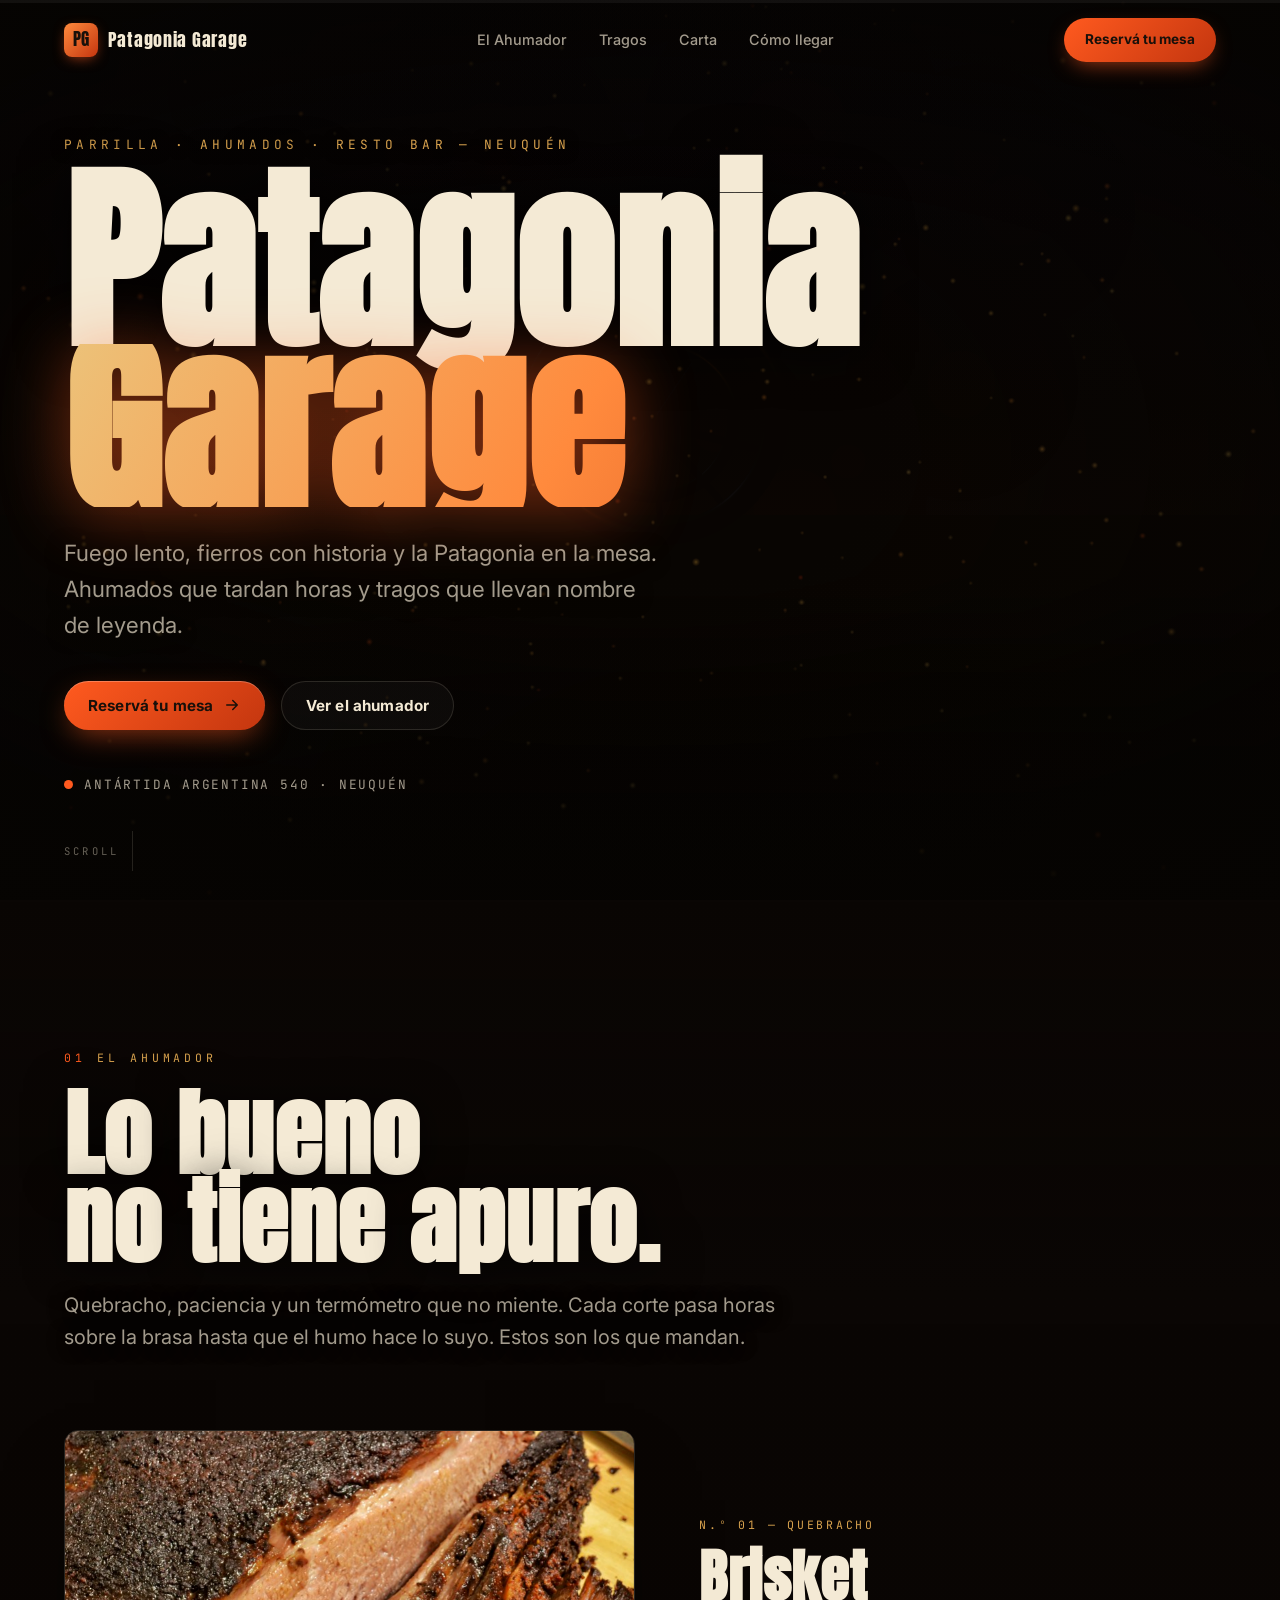
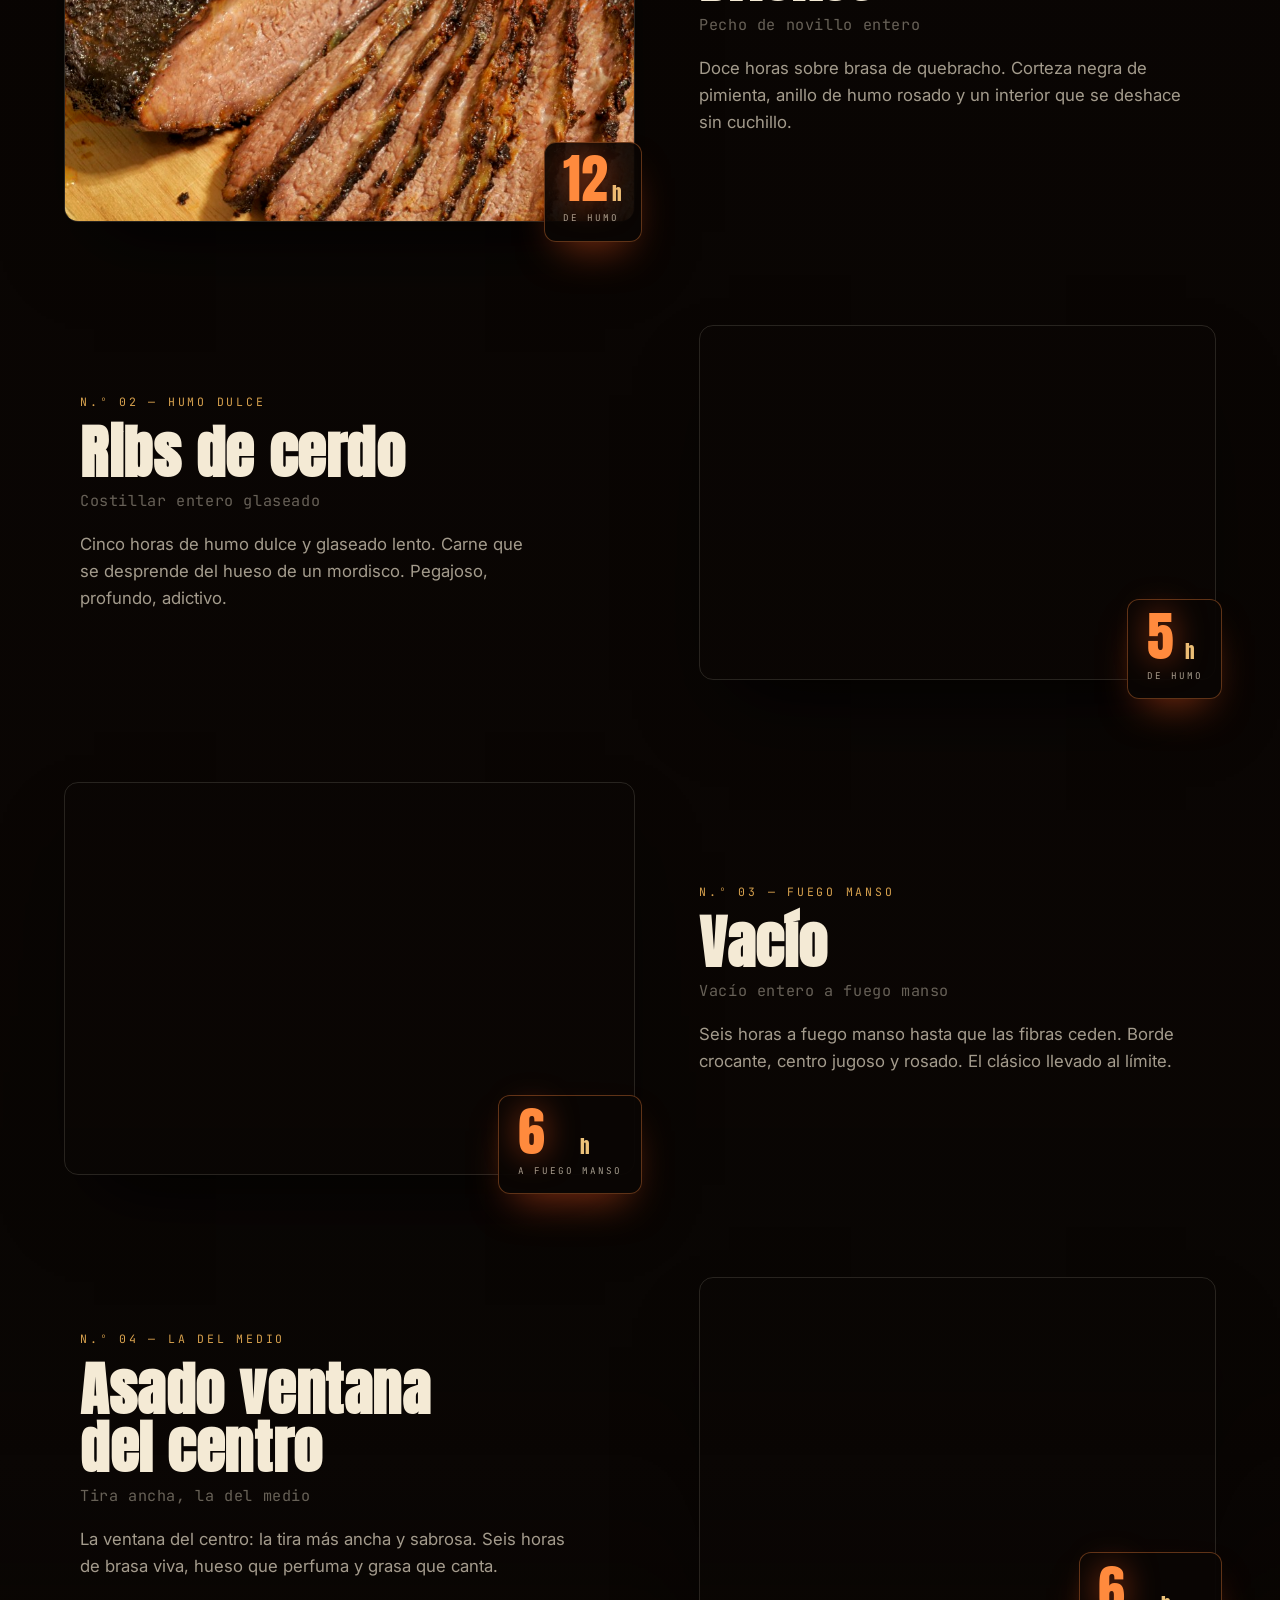
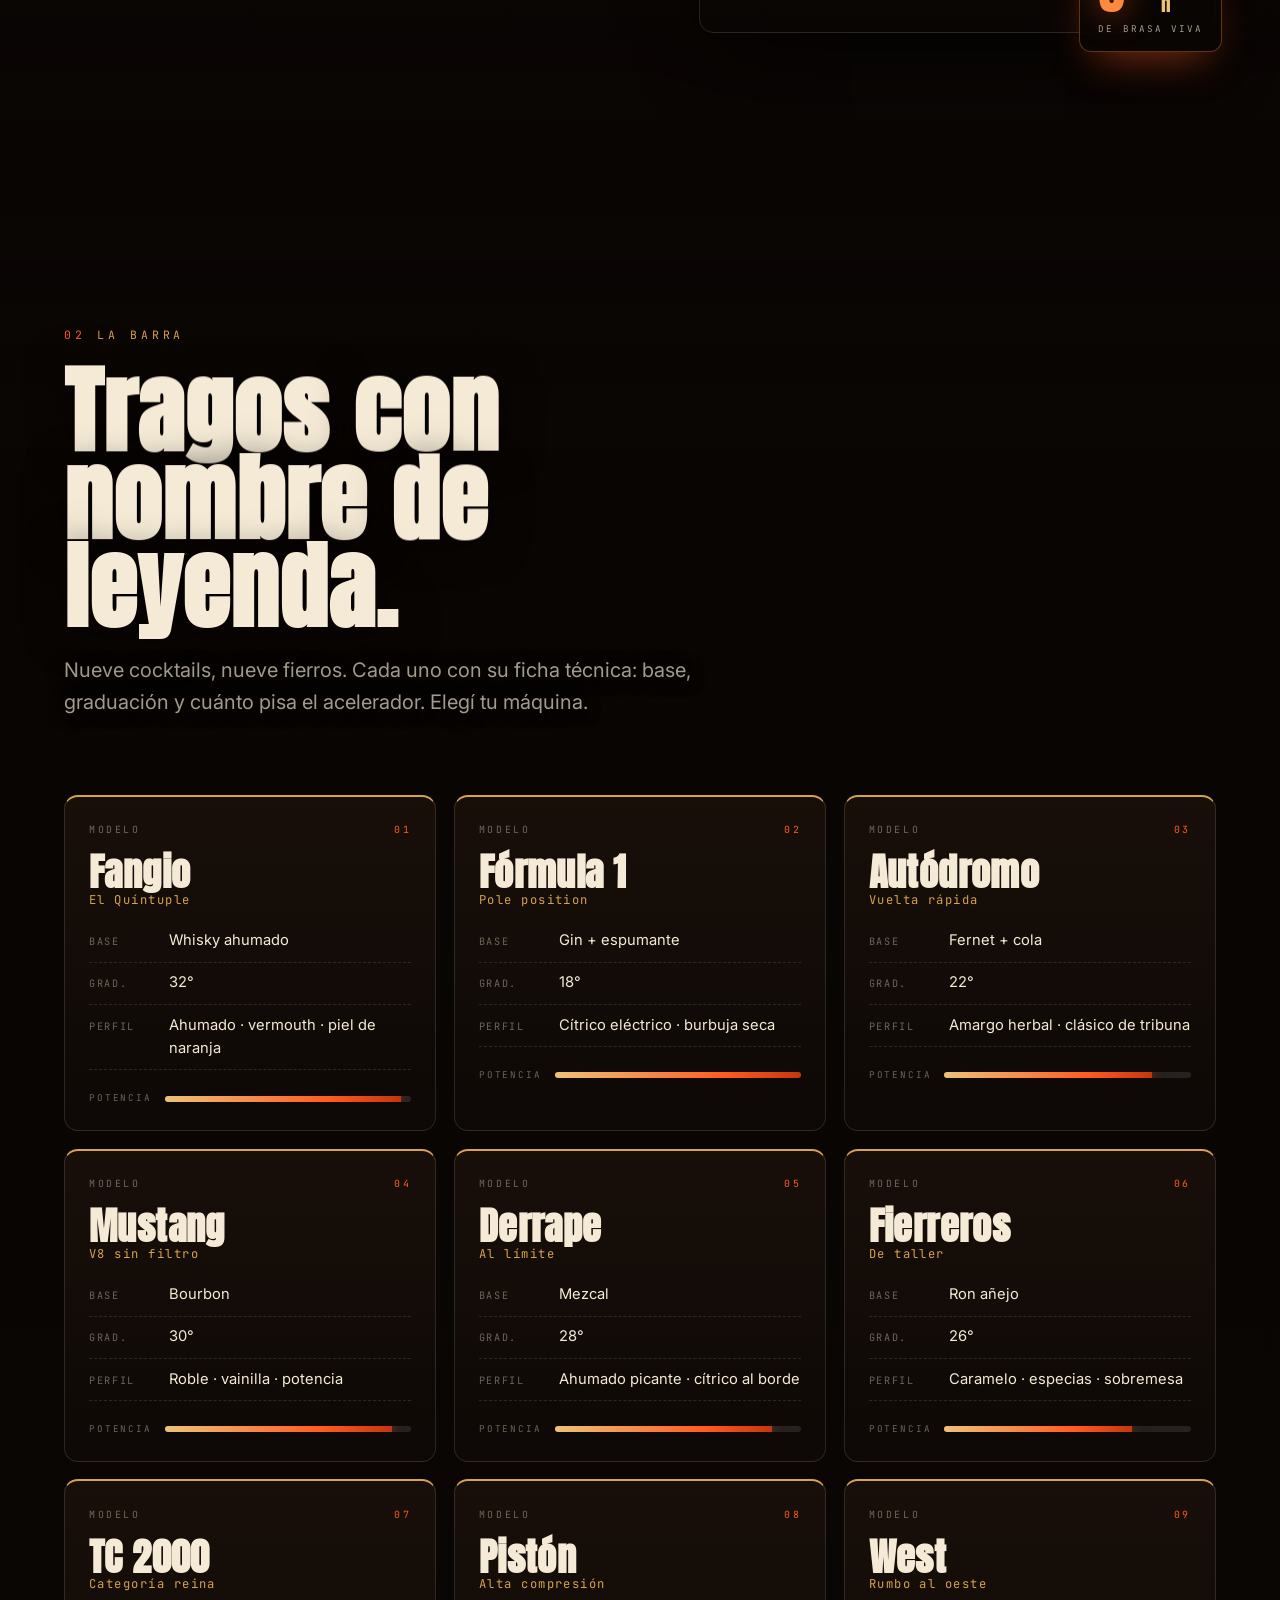
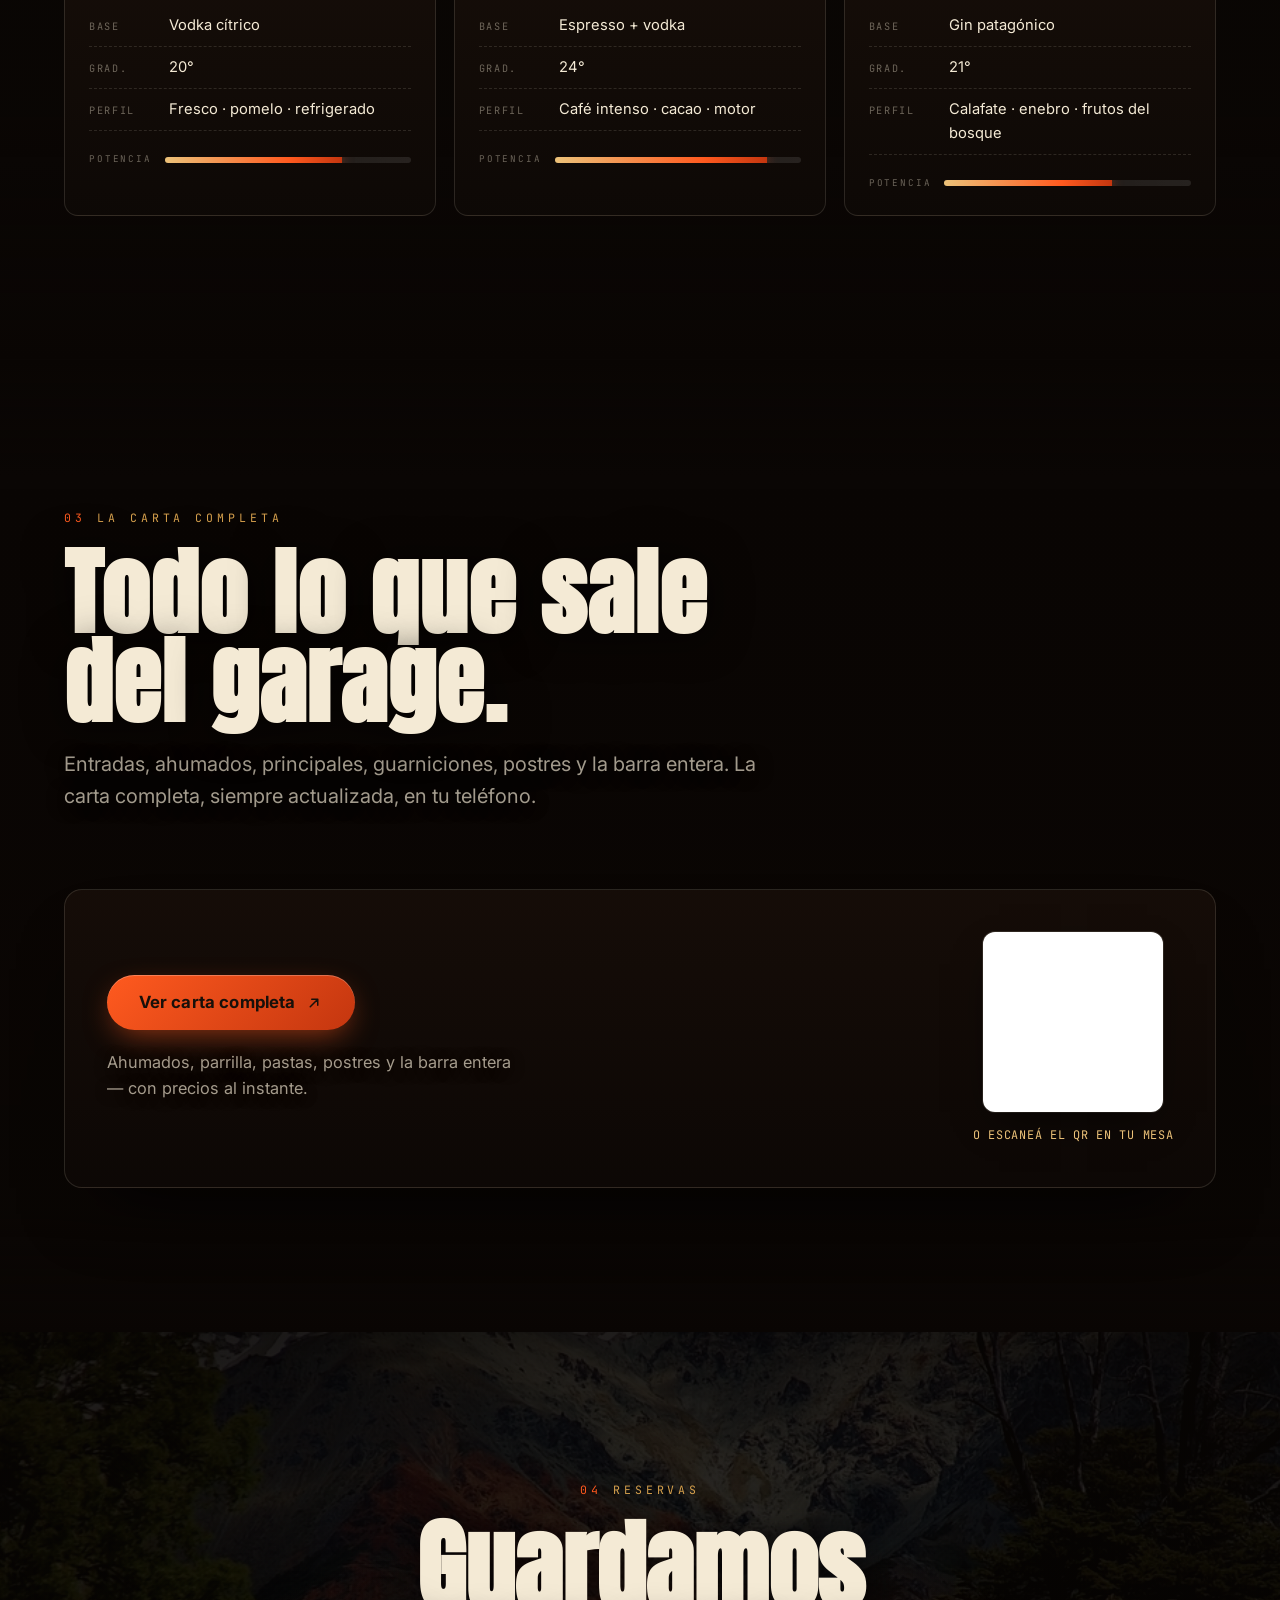
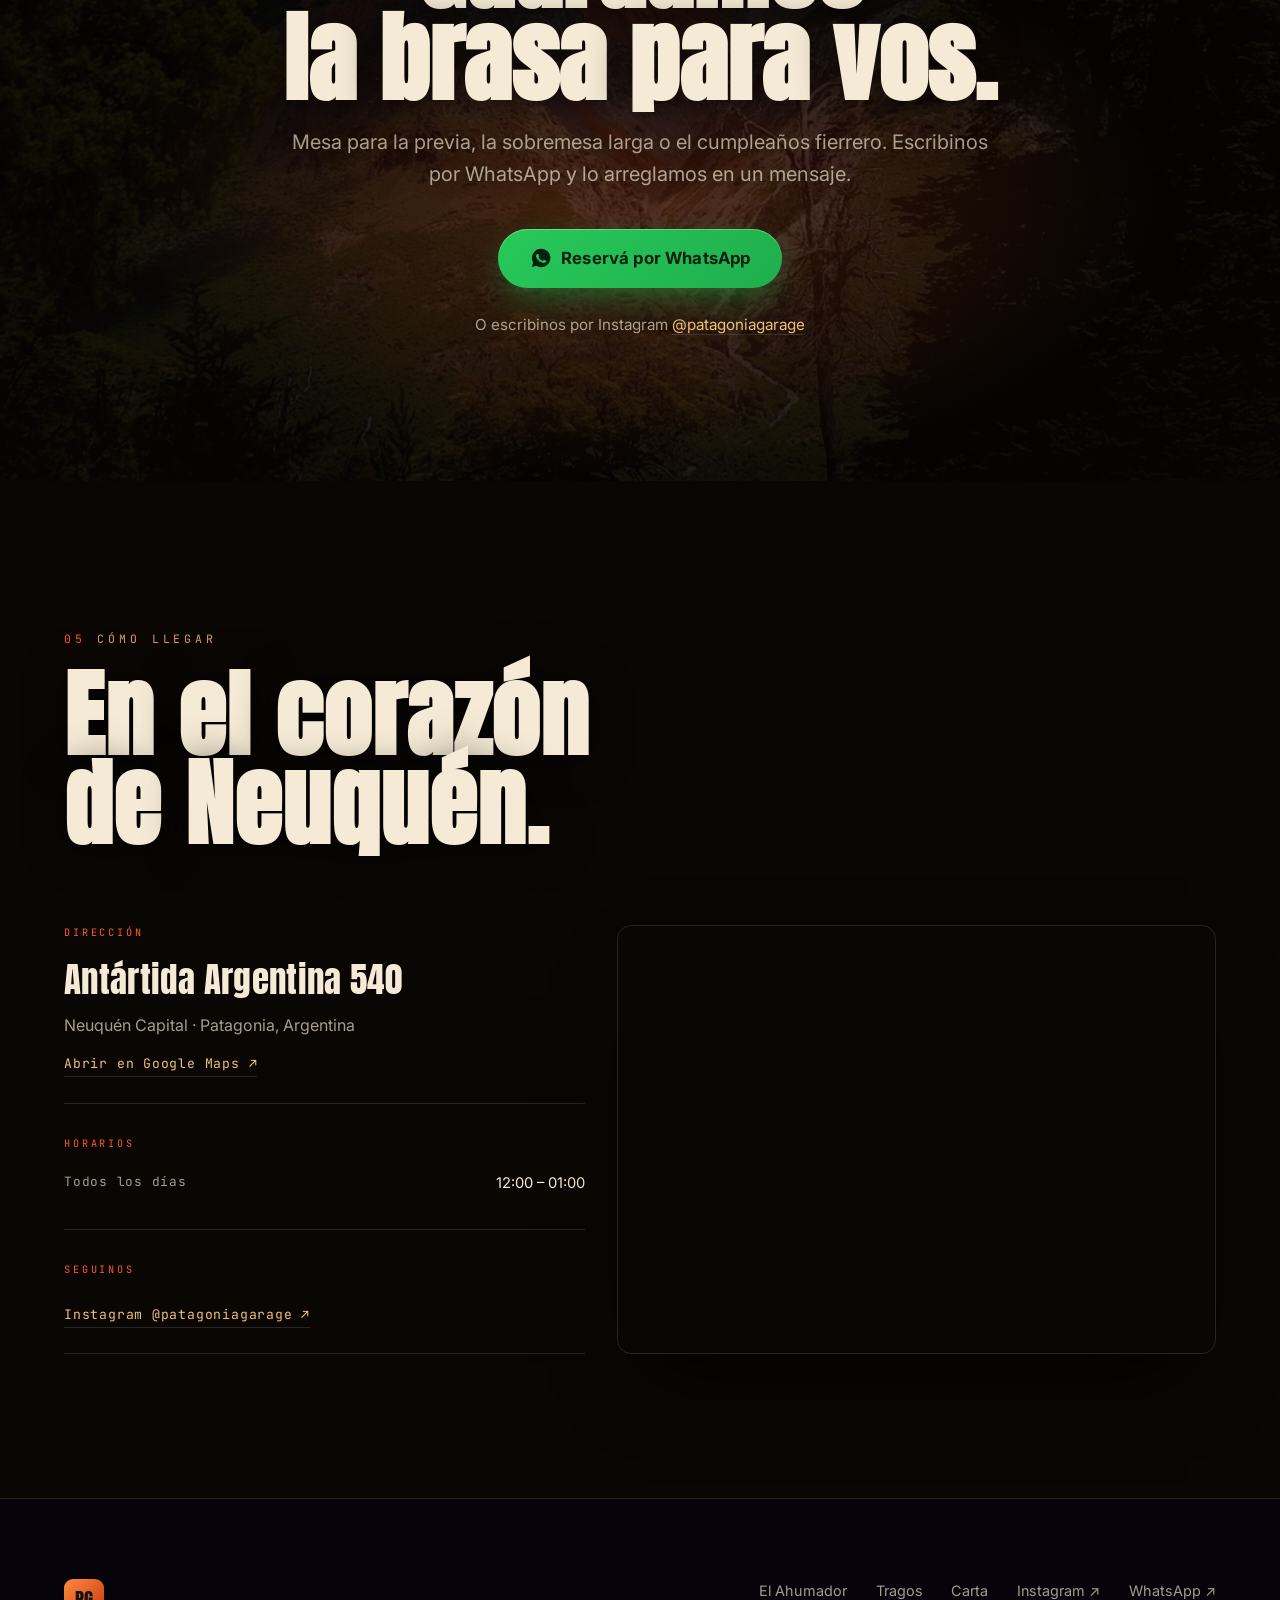
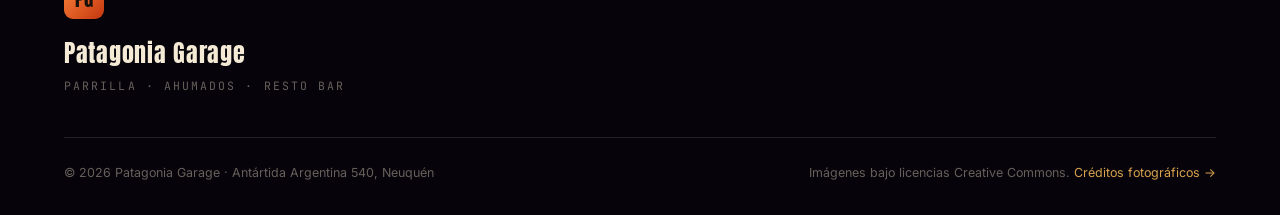
<file: index.html>
<!doctype html>
<html lang="es">
<head>
  <meta charset="utf-8" />
  <meta name="viewport" content="width=device-width, initial-scale=1" />
  <title>Patagonia Garage — Parrilla, Ahumados & Resto Bar · Neuquén</title>
  <meta name="description" content="Ahumados de fuego lento, tragos con nombre de leyenda y la Patagonia en cada plato. Parrilla & Resto Bar en Antártida Argentina 540, Neuquén." />
  <meta name="theme-color" content="#0a0604" />
  <link rel="icon" href="assets/favicon.svg" type="image/svg+xml" />

  <meta property="og:title" content="Patagonia Garage — Parrilla & Resto Bar · Neuquén" />
  <meta property="og:description" content="Ahumados de fuego lento, tragos con nombre de auto y la Patagonia en la mesa." />
  <meta property="og:type" content="restaurant" />

  <link rel="preconnect" href="https://fonts.googleapis.com" />
  <link rel="preconnect" href="https://fonts.gstatic.com" crossorigin />
  <link rel="stylesheet" href="https://fonts.googleapis.com/css2?family=Anton&family=Inter:wght@300;400;500;600;700;800&family=JetBrains+Mono:wght@400;500;700&display=swap" />

  <link rel="stylesheet" href="styles.css?v=20260603" />
</head>
<body>
  <a class="skip-link" href="#ahumador">Saltar al contenido</a>

  <!-- Splash -->
  <div class="splash" data-splash aria-hidden="true">
    <div class="splash-inner">
      <span class="splash-mark">PG</span>
      <span class="splash-line"></span>
      <span class="splash-word">PATAGONIA GARAGE</span>
    </div>
  </div>

  <!-- Scroll progress -->
  <div class="scroll-progress" aria-hidden="true"><span data-scroll-progress></span></div>

  <!-- Persistent 3D scene + contrast layers -->
  <div class="stage" aria-hidden="true">
    <div class="stage-fallback"></div>
    <div class="stage-canvas" data-canvas></div>
    <div class="scrim"></div>
    <div class="vignette"></div>
    <div class="grain"></div>
  </div>

  <!-- Nav -->
  <header class="nav" data-nav>
    <a class="nav-brand" href="#inicio" aria-label="Patagonia Garage — inicio">
      <span class="nav-brand-mark">PG</span>
      <span class="nav-brand-text">Patagonia&nbsp;Garage</span>
    </a>
    <nav class="nav-links" aria-label="Navegación principal">
      <a class="nav-link" href="#ahumador">El Ahumador</a>
      <a class="nav-link" href="#tragos">Tragos</a>
      <a class="nav-link" href="#carta">Carta</a>
      <a class="nav-link" href="#llegar">Cómo llegar</a>
    </nav>
    <a class="nav-cta" data-whatsapp href="https://wa.me/5492995725204?text=Hola!%20Quiero%20hacer%20una%20reserva%20en%20Patagonia%20Garage" target="_blank" rel="noopener">
      Reservá tu mesa
    </a>
    <button class="nav-burger" data-burger aria-label="Abrir menú" aria-expanded="false">
      <span></span><span></span>
    </button>
  </header>

  <!-- Mobile menu -->
  <div class="nav-mobile" data-mobile-menu aria-hidden="true">
    <a class="nav-mobile-link" href="#ahumador">El Ahumador</a>
    <a class="nav-mobile-link" href="#tragos">Tragos</a>
    <a class="nav-mobile-link" href="#carta">Carta</a>
    <a class="nav-mobile-link" href="#reservas">Reservas</a>
    <a class="nav-mobile-link" href="#llegar">Cómo llegar</a>
    <a class="nav-mobile-cta" data-whatsapp href="https://wa.me/5492995725204?text=Hola!%20Quiero%20hacer%20una%20reserva%20en%20Patagonia%20Garage" target="_blank" rel="noopener">Reservá por WhatsApp</a>
  </div>

  <main id="main">

    <!-- ===================== HERO ===================== -->
    <section class="hero" id="inicio">
      <div class="hero-inner">
        <p class="hero-kicker">Parrilla · Ahumados · Resto Bar — Neuquén</p>
        <h1 class="hero-title">
          <span class="l1">Patagonia</span>
          <span class="l2">Garage</span>
        </h1>
        <p class="hero-sub" data-reveal>
          Fuego lento, fierros con historia y la Patagonia en la mesa.
          Ahumados que tardan horas y tragos que llevan nombre de leyenda.
        </p>
        <div class="hero-actions" data-reveal>
          <a class="btn btn-fire" data-whatsapp href="https://wa.me/5492995725204?text=Hola!%20Quiero%20hacer%20una%20reserva%20en%20Patagonia%20Garage" target="_blank" rel="noopener">
            <span>Reservá tu mesa</span>
            <svg viewBox="0 0 24 24" width="18" height="18" aria-hidden="true"><path d="M5 12h14M13 6l6 6-6 6" fill="none" stroke="currentColor" stroke-width="2" stroke-linecap="round" stroke-linejoin="round"/></svg>
          </a>
          <a class="btn btn-ghost" href="#ahumador">Ver el ahumador</a>
        </div>
        <div class="hero-meta" data-reveal>
          <span class="dot"></span>
          <span>Antártida Argentina 540 · Neuquén</span>
        </div>
      </div>
      <a class="hero-scroll" href="#ahumador" aria-label="Bajar">
        <span>Scroll</span>
        <span class="hero-scroll-bar"><i></i></span>
      </a>
    </section>

    <!-- ===================== EL AHUMADOR ===================== -->
    <section class="section smoker" id="ahumador" data-section>
      <div class="section-head">
        <p class="kicker" data-reveal><span class="kicker-no">01</span> El Ahumador</p>
        <h2 class="section-title" data-split="words">Lo bueno<br>no tiene&nbsp;apuro.</h2>
        <p class="section-lead" data-reveal>
          Quebracho, paciencia y un termómetro que no miente. Cada corte pasa horas
          sobre la brasa hasta que el humo hace lo suyo. Estos son los que mandan.
        </p>
      </div>

      <div class="dishes" data-dishes>

        <article class="dish" data-reveal>
          <figure class="dish-media">
            <div class="dish-frame"><img src="assets/img/brisket.jpg" alt="Brisket ahumado en rodajas con corteza negra y anillo de humo" loading="lazy" decoding="async" data-parallax /></div>
            <div class="dish-gauge"><span class="g-num" data-count-to="12">12</span><span class="g-unit">h</span><span class="g-label">de humo</span></div>
          </figure>
          <div class="dish-body">
            <p class="dish-index">N.º 01 — Quebracho</p>
            <h3 class="dish-name">Brisket</h3>
            <p class="dish-cut">Pecho de novillo entero</p>
            <p class="dish-desc">Doce horas sobre brasa de quebracho. Corteza negra de pimienta, anillo de humo rosado y un interior que se deshace sin cuchillo.</p>
          </div>
        </article>

        <article class="dish dish--rev" data-reveal>
          <figure class="dish-media">
            <div class="dish-frame"><img src="assets/img/ribs.jpg" alt="Costillar de cerdo glaseado sobre la parrilla" loading="lazy" decoding="async" data-parallax /></div>
            <div class="dish-gauge"><span class="g-num" data-count-to="5">5</span><span class="g-unit">h</span><span class="g-label">de humo</span></div>
          </figure>
          <div class="dish-body">
            <p class="dish-index">N.º 02 — Humo dulce</p>
            <h3 class="dish-name">Ribs de cerdo</h3>
            <p class="dish-cut">Costillar entero glaseado</p>
            <p class="dish-desc">Cinco horas de humo dulce y glaseado lento. Carne que se desprende del hueso de un mordisco. Pegajoso, profundo, adictivo.</p>
          </div>
        </article>

        <article class="dish" data-reveal>
          <figure class="dish-media">
            <div class="dish-frame"><img src="assets/img/vacio.jpg" alt="Vacío grillado en rodajas, jugoso y rosado" loading="lazy" decoding="async" data-parallax /></div>
            <div class="dish-gauge"><span class="g-num" data-count-to="6">6</span><span class="g-unit">h</span><span class="g-label">a fuego manso</span></div>
          </figure>
          <div class="dish-body">
            <p class="dish-index">N.º 03 — Fuego manso</p>
            <h3 class="dish-name">Vacío</h3>
            <p class="dish-cut">Vacío entero a fuego manso</p>
            <p class="dish-desc">Seis horas a fuego manso hasta que las fibras ceden. Borde crocante, centro jugoso y rosado. El clásico llevado al límite.</p>
          </div>
        </article>

        <article class="dish dish--rev" data-reveal>
          <figure class="dish-media">
            <div class="dish-frame"><img src="assets/img/asado.jpg" alt="Asado a la brasa viva con fuego de quebracho" loading="lazy" decoding="async" data-parallax /></div>
            <div class="dish-gauge"><span class="g-num" data-count-to="6">6</span><span class="g-unit">h</span><span class="g-label">de brasa viva</span></div>
          </figure>
          <div class="dish-body">
            <p class="dish-index">N.º 04 — La del medio</p>
            <h3 class="dish-name">Asado ventana del centro</h3>
            <p class="dish-cut">Tira ancha, la del medio</p>
            <p class="dish-desc">La ventana del centro: la tira más ancha y sabrosa. Seis horas de brasa viva, hueso que perfuma y grasa que canta.</p>
          </div>
        </article>

      </div>
    </section>

    <!-- ===================== TRAGOS ===================== -->
    <section class="section drinks" id="tragos" data-section>
      <div class="section-head">
        <p class="kicker" data-reveal><span class="kicker-no">02</span> La barra</p>
        <h2 class="section-title" data-split="words">Tragos con<br>nombre de&nbsp;leyenda.</h2>
        <p class="section-lead" data-reveal>
          Nueve cocktails, nueve fierros. Cada uno con su ficha técnica: base, graduación
          y cuánto pisa el acelerador. Elegí tu máquina.
        </p>
      </div>

      <div class="specs" data-cocktails>

        <article class="spec" data-tilt data-reveal>
          <header class="spec-top"><span class="spec-tag">Modelo</span><span class="spec-num">01</span></header>
          <h3 class="spec-name">Fangio</h3>
          <p class="spec-model">El Quíntuple</p>
          <dl class="spec-rows">
            <div><dt>Base</dt><dd>Whisky ahumado</dd></div>
            <div><dt>Grad.</dt><dd>32°</dd></div>
            <div><dt>Perfil</dt><dd>Ahumado · vermouth · piel de naranja</dd></div>
          </dl>
          <div class="rpm"><span class="rpm-label">Potencia</span><span class="rpm-bar"><i data-rpm="96"></i></span></div>
        </article>

        <article class="spec" data-tilt data-reveal>
          <header class="spec-top"><span class="spec-tag">Modelo</span><span class="spec-num">02</span></header>
          <h3 class="spec-name">Fórmula 1</h3>
          <p class="spec-model">Pole position</p>
          <dl class="spec-rows">
            <div><dt>Base</dt><dd>Gin + espumante</dd></div>
            <div><dt>Grad.</dt><dd>18°</dd></div>
            <div><dt>Perfil</dt><dd>Cítrico eléctrico · burbuja seca</dd></div>
          </dl>
          <div class="rpm"><span class="rpm-label">Potencia</span><span class="rpm-bar"><i data-rpm="100"></i></span></div>
        </article>

        <article class="spec" data-tilt data-reveal>
          <header class="spec-top"><span class="spec-tag">Modelo</span><span class="spec-num">03</span></header>
          <h3 class="spec-name">Autódromo</h3>
          <p class="spec-model">Vuelta rápida</p>
          <dl class="spec-rows">
            <div><dt>Base</dt><dd>Fernet + cola</dd></div>
            <div><dt>Grad.</dt><dd>22°</dd></div>
            <div><dt>Perfil</dt><dd>Amargo herbal · clásico de tribuna</dd></div>
          </dl>
          <div class="rpm"><span class="rpm-label">Potencia</span><span class="rpm-bar"><i data-rpm="84"></i></span></div>
        </article>

        <article class="spec" data-tilt data-reveal>
          <header class="spec-top"><span class="spec-tag">Modelo</span><span class="spec-num">04</span></header>
          <h3 class="spec-name">Mustang</h3>
          <p class="spec-model">V8 sin filtro</p>
          <dl class="spec-rows">
            <div><dt>Base</dt><dd>Bourbon</dd></div>
            <div><dt>Grad.</dt><dd>30°</dd></div>
            <div><dt>Perfil</dt><dd>Roble · vainilla · potencia</dd></div>
          </dl>
          <div class="rpm"><span class="rpm-label">Potencia</span><span class="rpm-bar"><i data-rpm="92"></i></span></div>
        </article>

        <article class="spec" data-tilt data-reveal>
          <header class="spec-top"><span class="spec-tag">Modelo</span><span class="spec-num">05</span></header>
          <h3 class="spec-name">Derrape</h3>
          <p class="spec-model">Al límite</p>
          <dl class="spec-rows">
            <div><dt>Base</dt><dd>Mezcal</dd></div>
            <div><dt>Grad.</dt><dd>28°</dd></div>
            <div><dt>Perfil</dt><dd>Ahumado picante · cítrico al borde</dd></div>
          </dl>
          <div class="rpm"><span class="rpm-label">Potencia</span><span class="rpm-bar"><i data-rpm="88"></i></span></div>
        </article>

        <article class="spec" data-tilt data-reveal>
          <header class="spec-top"><span class="spec-tag">Modelo</span><span class="spec-num">06</span></header>
          <h3 class="spec-name">Fierreros</h3>
          <p class="spec-model">De taller</p>
          <dl class="spec-rows">
            <div><dt>Base</dt><dd>Ron añejo</dd></div>
            <div><dt>Grad.</dt><dd>26°</dd></div>
            <div><dt>Perfil</dt><dd>Caramelo · especias · sobremesa</dd></div>
          </dl>
          <div class="rpm"><span class="rpm-label">Potencia</span><span class="rpm-bar"><i data-rpm="76"></i></span></div>
        </article>

        <article class="spec" data-tilt data-reveal>
          <header class="spec-top"><span class="spec-tag">Modelo</span><span class="spec-num">07</span></header>
          <h3 class="spec-name">TC 2000</h3>
          <p class="spec-model">Categoría reina</p>
          <dl class="spec-rows">
            <div><dt>Base</dt><dd>Vodka cítrico</dd></div>
            <div><dt>Grad.</dt><dd>20°</dd></div>
            <div><dt>Perfil</dt><dd>Fresco · pomelo · refrigerado</dd></div>
          </dl>
          <div class="rpm"><span class="rpm-label">Potencia</span><span class="rpm-bar"><i data-rpm="72"></i></span></div>
        </article>

        <article class="spec" data-tilt data-reveal>
          <header class="spec-top"><span class="spec-tag">Modelo</span><span class="spec-num">08</span></header>
          <h3 class="spec-name">Pistón</h3>
          <p class="spec-model">Alta compresión</p>
          <dl class="spec-rows">
            <div><dt>Base</dt><dd>Espresso + vodka</dd></div>
            <div><dt>Grad.</dt><dd>24°</dd></div>
            <div><dt>Perfil</dt><dd>Café intenso · cacao · motor</dd></div>
          </dl>
          <div class="rpm"><span class="rpm-label">Potencia</span><span class="rpm-bar"><i data-rpm="86"></i></span></div>
        </article>

        <article class="spec" data-tilt data-reveal>
          <header class="spec-top"><span class="spec-tag">Modelo</span><span class="spec-num">09</span></header>
          <h3 class="spec-name">West</h3>
          <p class="spec-model">Rumbo al oeste</p>
          <dl class="spec-rows">
            <div><dt>Base</dt><dd>Gin patagónico</dd></div>
            <div><dt>Grad.</dt><dd>21°</dd></div>
            <div><dt>Perfil</dt><dd>Calafate · enebro · frutos del bosque</dd></div>
          </dl>
          <div class="rpm"><span class="rpm-label">Potencia</span><span class="rpm-bar"><i data-rpm="68"></i></span></div>
        </article>

      </div>
    </section>

    <!-- ===================== CARTA ===================== -->
    <section class="section carta" id="carta" data-section>
      <div class="section-head">
        <p class="kicker" data-reveal><span class="kicker-no">03</span> La carta completa</p>
        <h2 class="section-title" data-split="words">Todo lo que sale<br>del garage.</h2>
        <p class="section-lead" data-reveal>
          Entradas, ahumados, principales, guarniciones, postres y la barra entera.
          La carta completa, siempre actualizada, en tu teléfono.
        </p>
      </div>

      <div class="carta-access" data-reveal>
        <div class="carta-access-text">
          <a class="btn btn-fire btn-lg" href="/carta" target="_blank" rel="noopener">
            <span>Ver carta completa</span>
            <svg viewBox="0 0 24 24" width="18" height="18" aria-hidden="true"><path d="M7 17 17 7M9 7h8v8" fill="none" stroke="currentColor" stroke-width="2" stroke-linecap="round" stroke-linejoin="round"/></svg>
          </a>
          <p class="carta-access-hint">
            Ahumados, parrilla, pastas, postres y la barra entera — con precios al instante.
          </p>
        </div>
        <figure class="carta-qr">
          <img src="assets/qr/menu-qr.png" alt="Código QR para abrir la carta digital de Patagonia Garage"
               width="180" height="180" loading="lazy" decoding="async" />
          <figcaption>O escaneá el QR en tu mesa</figcaption>
        </figure>
      </div>
    </section>

    <!-- ===================== RESERVAS ===================== -->
    <section class="section reservas" id="reservas" data-section>
      <div class="reservas-bg" data-parallax-res style="background-image:url('assets/img/patagonia.jpg')"></div>
      <div class="reservas-inner">
        <p class="kicker" data-reveal><span class="kicker-no">04</span> Reservas</p>
        <h2 class="reservas-title" data-split="words">Guardamos<br>la brasa para&nbsp;vos.</h2>
        <p class="section-lead" data-reveal>
          Mesa para la previa, la sobremesa larga o el cumpleaños fierrero.
          Escribinos por WhatsApp y lo arreglamos en un mensaje.
        </p>
        <a class="btn btn-wa btn-lg" data-whatsapp href="https://wa.me/5492995725204?text=Hola!%20Quiero%20hacer%20una%20reserva%20en%20Patagonia%20Garage" target="_blank" rel="noopener" data-reveal>
          <svg viewBox="0 0 24 24" width="22" height="22" aria-hidden="true"><path fill="currentColor" d="M12 2a10 10 0 0 0-8.6 15l-1.3 4.8 4.9-1.3A10 10 0 1 0 12 2Zm5.3 14.1c-.2.6-1.3 1.2-1.8 1.2-.5.1-1 .2-3.3-.7-2.8-1.1-4.5-3.9-4.7-4.1-.1-.2-1-1.4-1-2.6s.6-1.8.9-2.1c.2-.2.5-.3.7-.3h.5c.2 0 .4 0 .6.5l.8 1.9c.1.2.1.4 0 .5l-.3.5c-.2.2-.3.4-.1.7.2.3.8 1.3 1.7 2.1 1.2 1 2.1 1.4 2.4 1.5.2.1.4.1.6-.1l.7-.9c.2-.3.4-.2.6-.1l1.8.9c.3.1.5.2.5.3.1.2.1.9-.1 1.5Z"/></svg>
          <span>Reservá por WhatsApp</span>
        </a>
        <p class="reservas-alt" data-reveal>
          O escribinos por Instagram <a data-ig href="https://www.instagram.com/patagoniagarage/" target="_blank" rel="noopener">@patagoniagarage</a>
        </p>
      </div>
    </section>

    <!-- ===================== CÓMO LLEGAR ===================== -->
    <section class="section llegar" id="llegar" data-section>
      <div class="section-head">
        <p class="kicker" data-reveal><span class="kicker-no">05</span> Cómo llegar</p>
        <h2 class="section-title" data-split="words">En el corazón<br>de Neuquén.</h2>
      </div>
      <div class="llegar-grid">
        <div class="llegar-info" data-reveal>
          <div class="info-block">
            <span class="info-label">Dirección</span>
            <p class="info-big">Antártida Argentina 540</p>
            <p class="info-sub">Neuquén Capital · Patagonia, Argentina</p>
            <a class="info-link" data-maps href="https://www.google.com/maps/search/?api=1&query=Ant%C3%A1rtida%20Argentina%20540%2C%20Neuqu%C3%A9n%2C%20Argentina" target="_blank" rel="noopener">Abrir en Google Maps ↗</a>
          </div>
          <div class="info-block">
            <span class="info-label">Horarios</span>
            <ul class="info-hours" data-hours>
              <li><span>Todos los días</span><span>12:00 – 01:00</span></li>
            </ul>
          </div>
          <div class="info-block">
            <span class="info-label">Seguinos</span>
            <a class="info-link" data-ig href="https://www.instagram.com/patagoniagarage/" target="_blank" rel="noopener">Instagram @patagoniagarage ↗</a>
          </div>
        </div>
        <div class="llegar-map" data-reveal>
          <iframe
            title="Mapa — Antártida Argentina 540, Neuquén"
            src="https://www.google.com/maps?q=Ant%C3%A1rtida%20Argentina%20540%2C%20Neuqu%C3%A9n%2C%20Argentina&output=embed"
            loading="lazy" referrerpolicy="no-referrer-when-downgrade"></iframe>
        </div>
      </div>
    </section>

  </main>

  <!-- ===================== FOOTER ===================== -->
  <footer class="footer">
    <div class="footer-top">
      <div class="footer-brand">
        <span class="footer-mark">PG</span>
        <p class="footer-name">Patagonia Garage</p>
        <p class="footer-tag">Parrilla · Ahumados · Resto Bar</p>
      </div>
      <nav class="footer-nav" aria-label="Pie de página">
        <a href="#ahumador">El Ahumador</a>
        <a href="#tragos">Tragos</a>
        <a href="#carta">Carta</a>
        <a data-ig href="https://www.instagram.com/patagoniagarage/" target="_blank" rel="noopener">Instagram ↗</a>
        <a data-whatsapp href="https://wa.me/5492995725204?text=Hola!%20Quiero%20hacer%20una%20reserva%20en%20Patagonia%20Garage" target="_blank" rel="noopener">WhatsApp ↗</a>
      </nav>
    </div>
    <div class="footer-bottom">
      <p>© <span data-year>2026</span> Patagonia Garage · Antártida Argentina 540, Neuquén</p>
      <p class="footer-credits">Imágenes bajo licencias Creative Commons. <a href="creditos.html">Créditos fotográficos →</a></p>
    </div>
  </footer>

  <!-- Scripts: libs first (defer keeps order), then data, scene, entry -->
  <script defer src="lib/gsap.min.js"></script>
  <script defer src="lib/ScrollTrigger.min.js"></script>
  <script defer src="lib/three.min.js"></script>
  <script defer src="lib/manifest.js?v=20260603"></script>
  <script defer src="lib/three-scene.js?v=20260603"></script>
  <script defer src="main.js?v=20260603"></script>
</body>
</html>
</file>
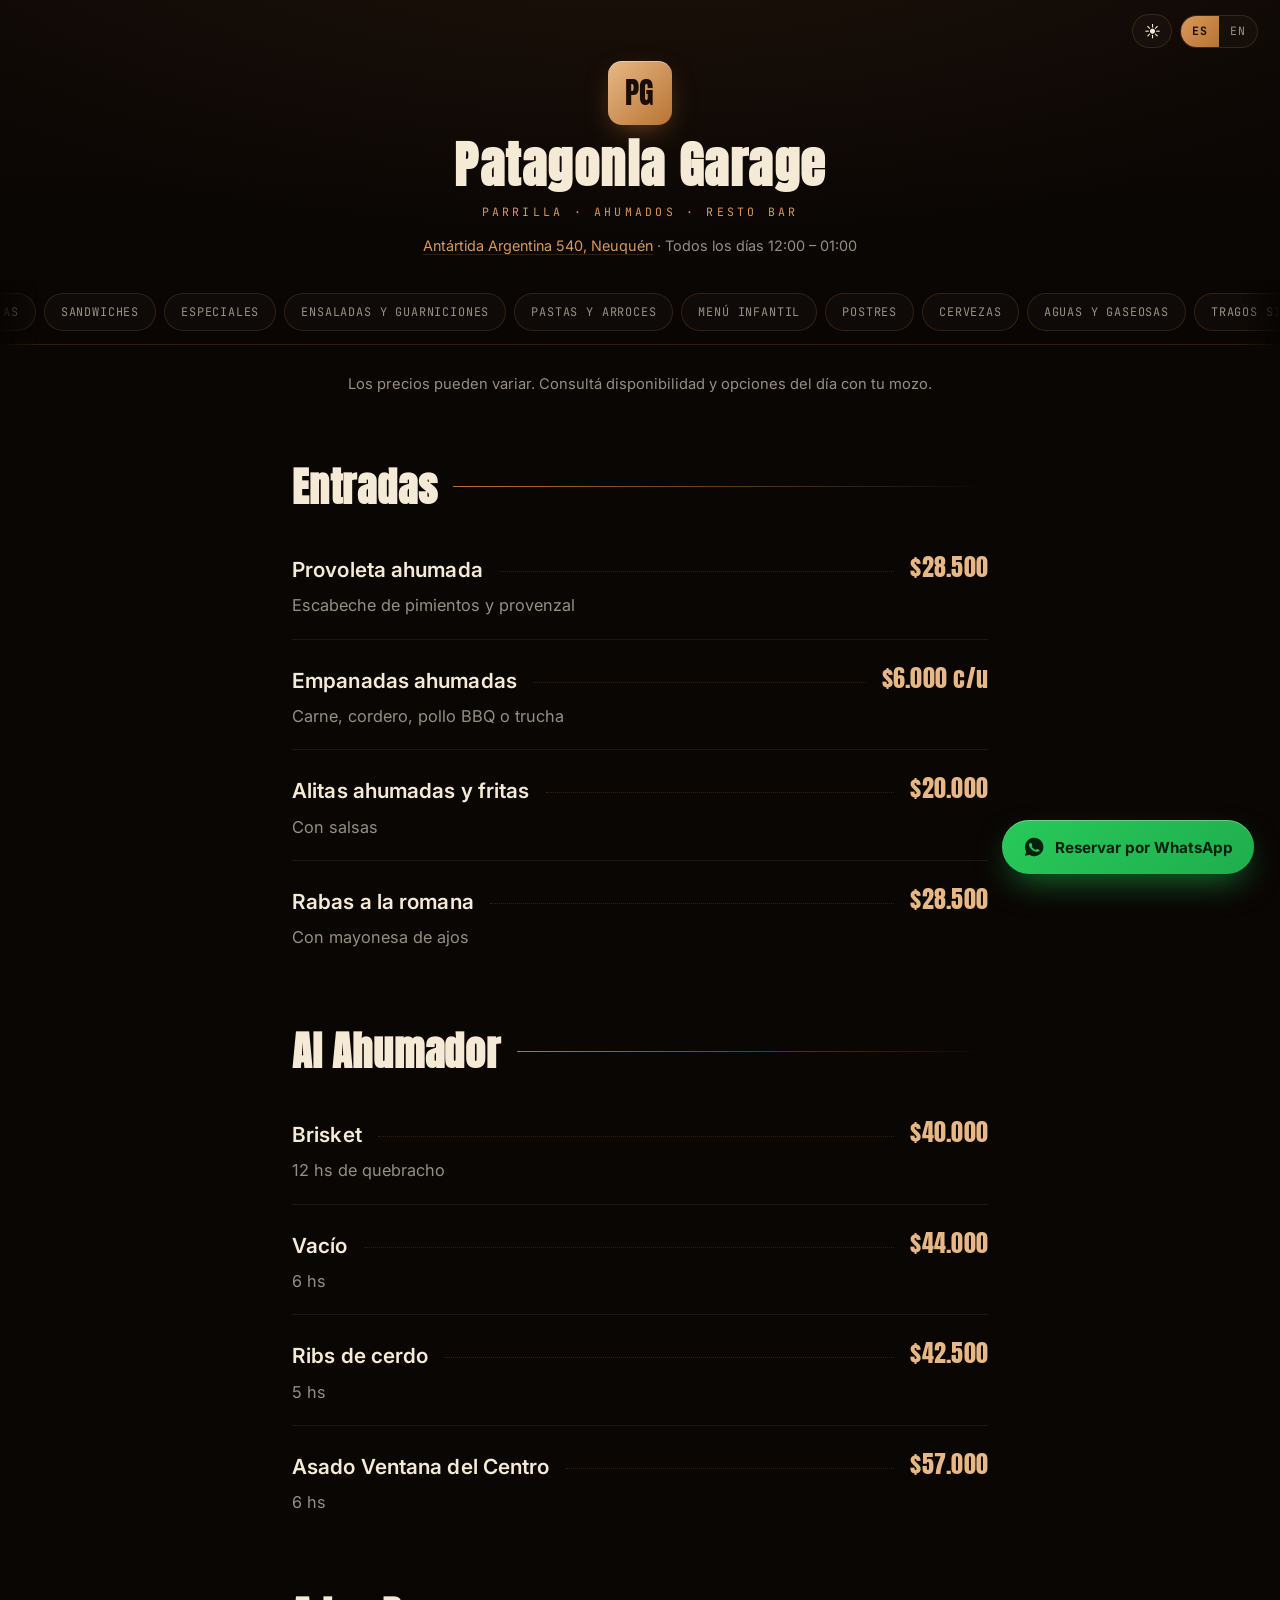
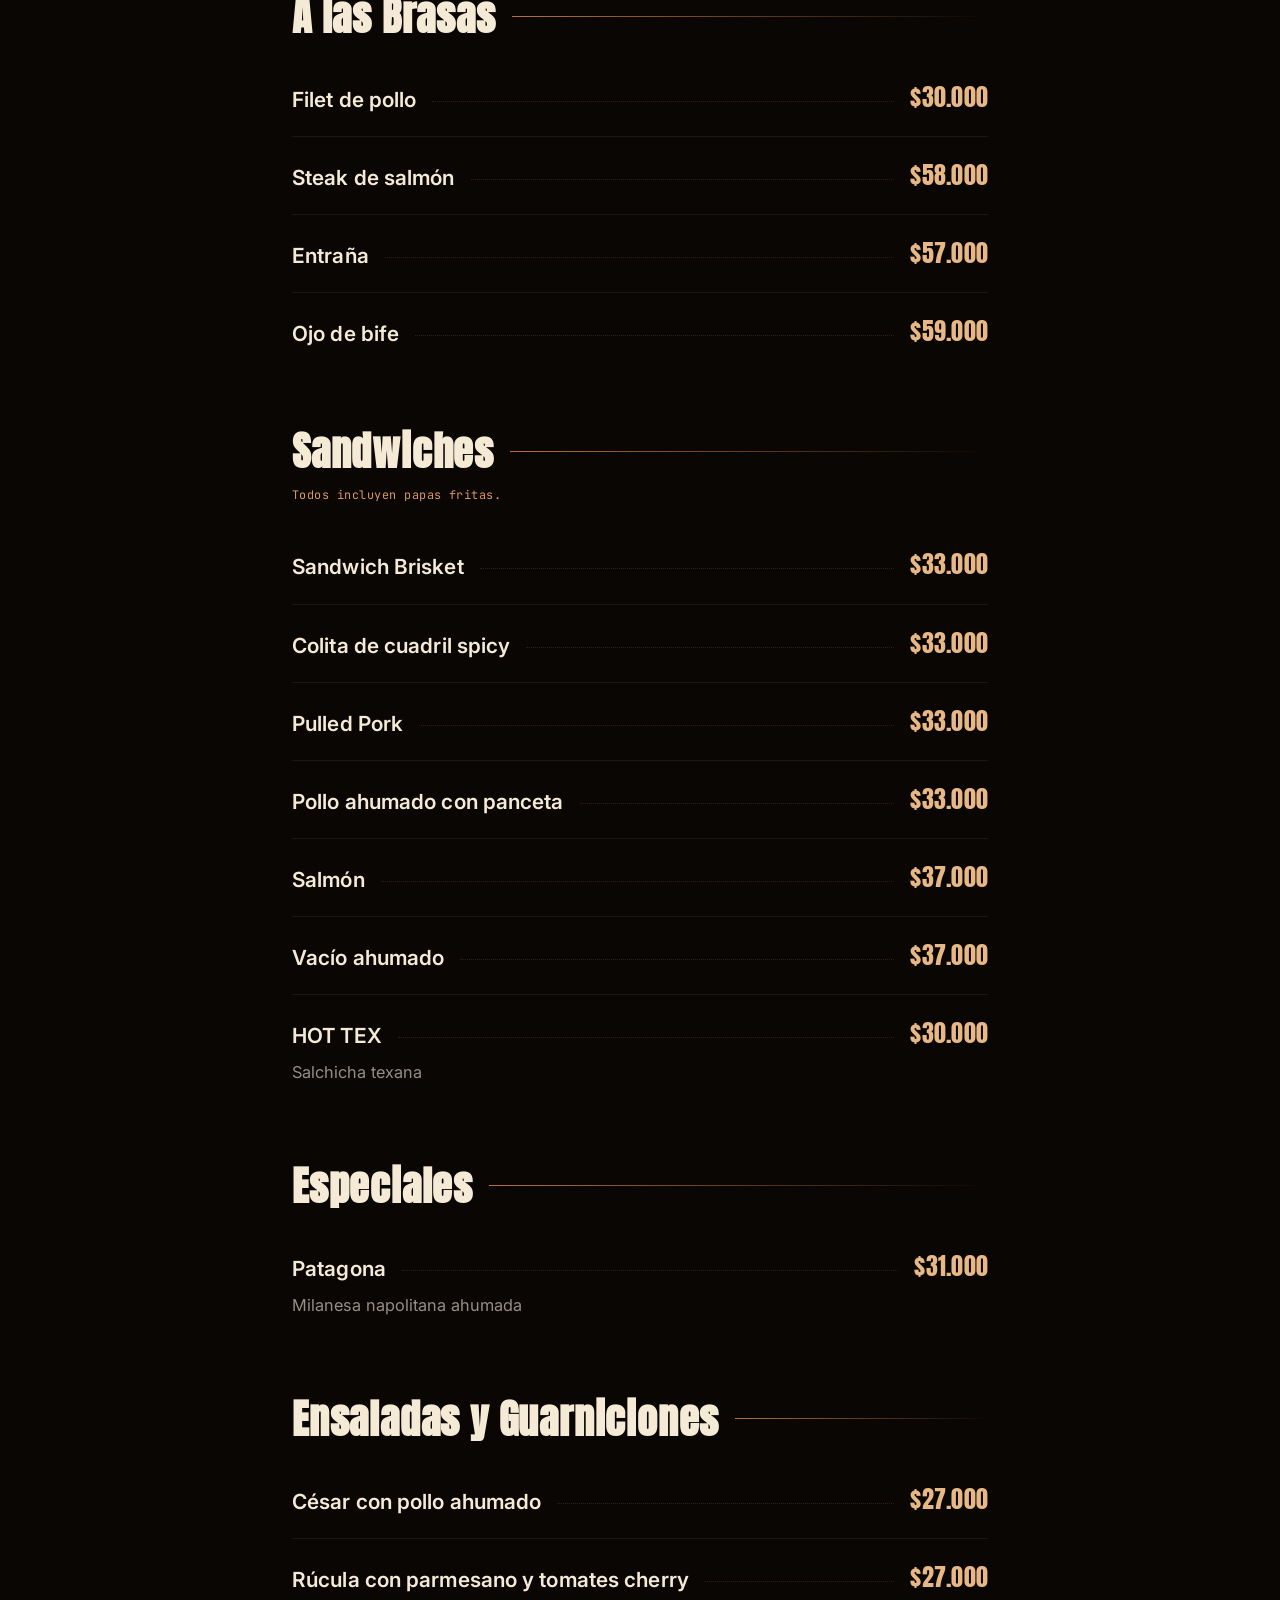
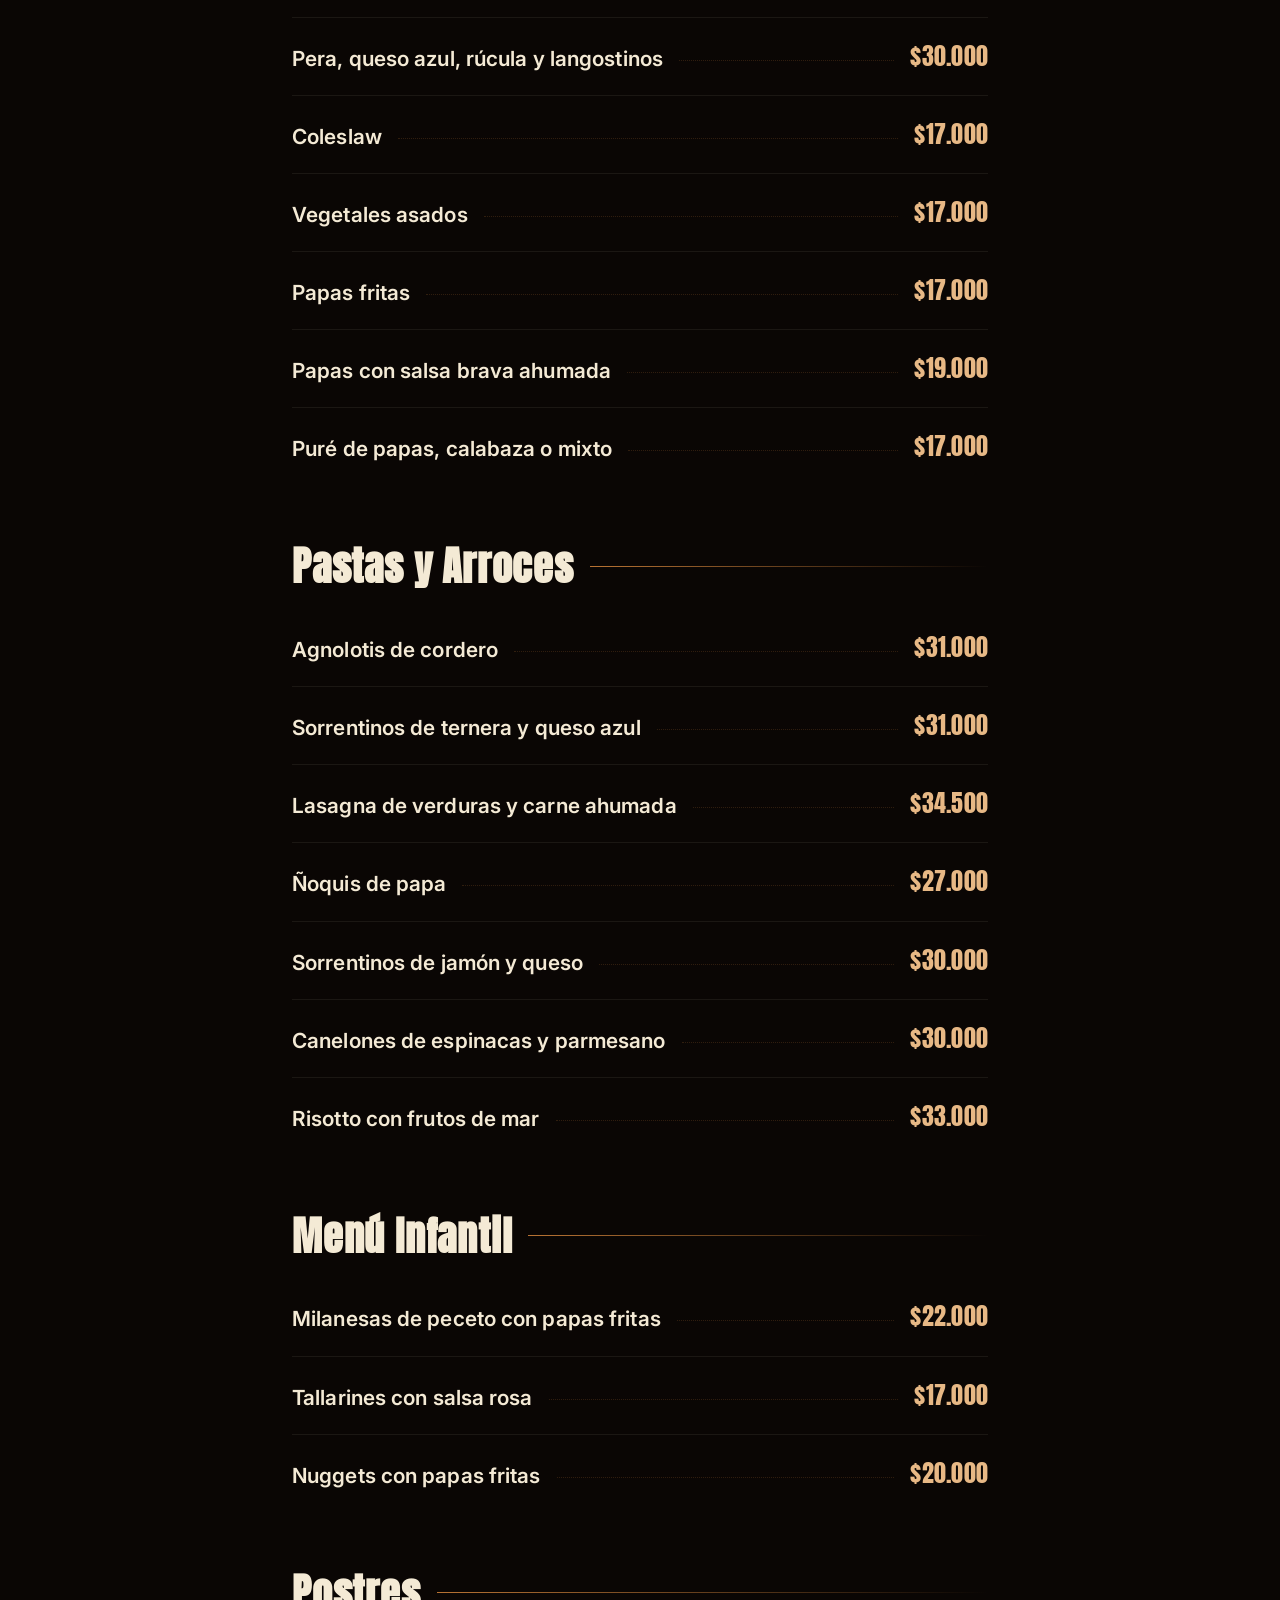
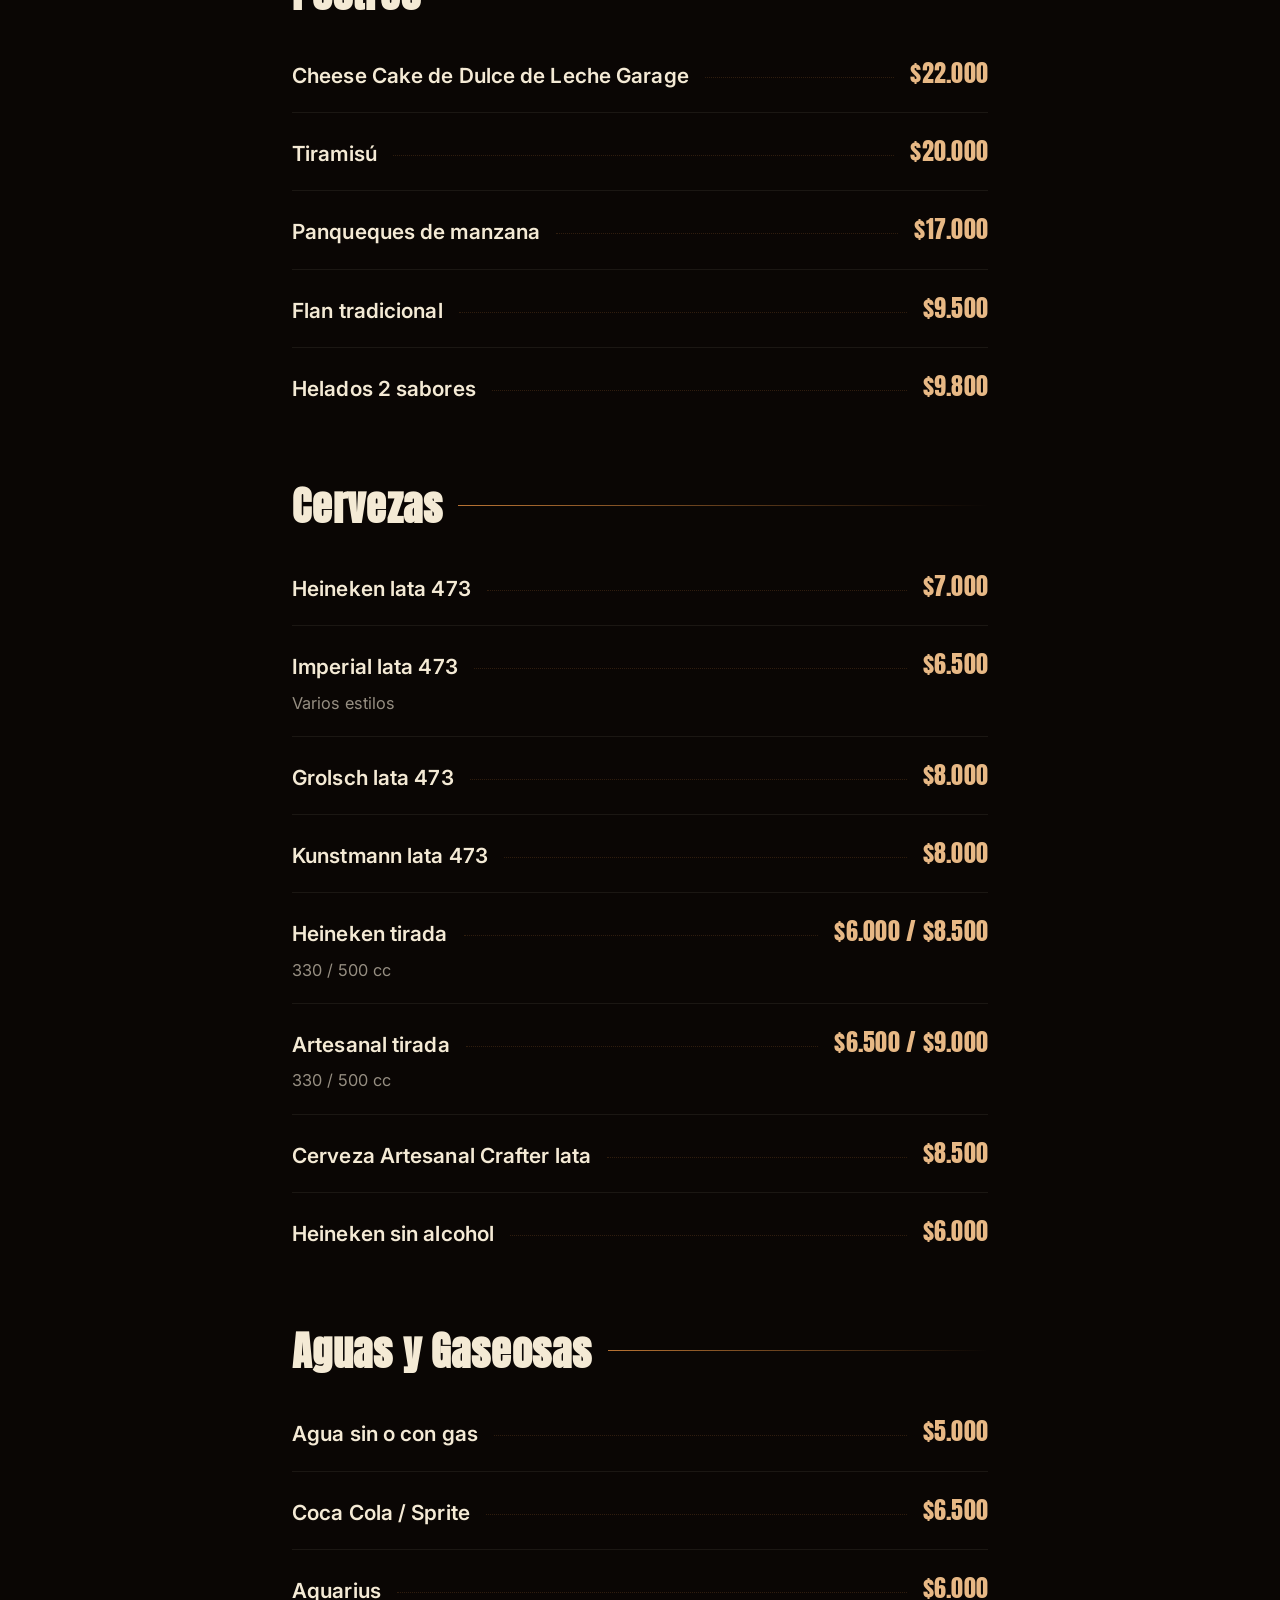
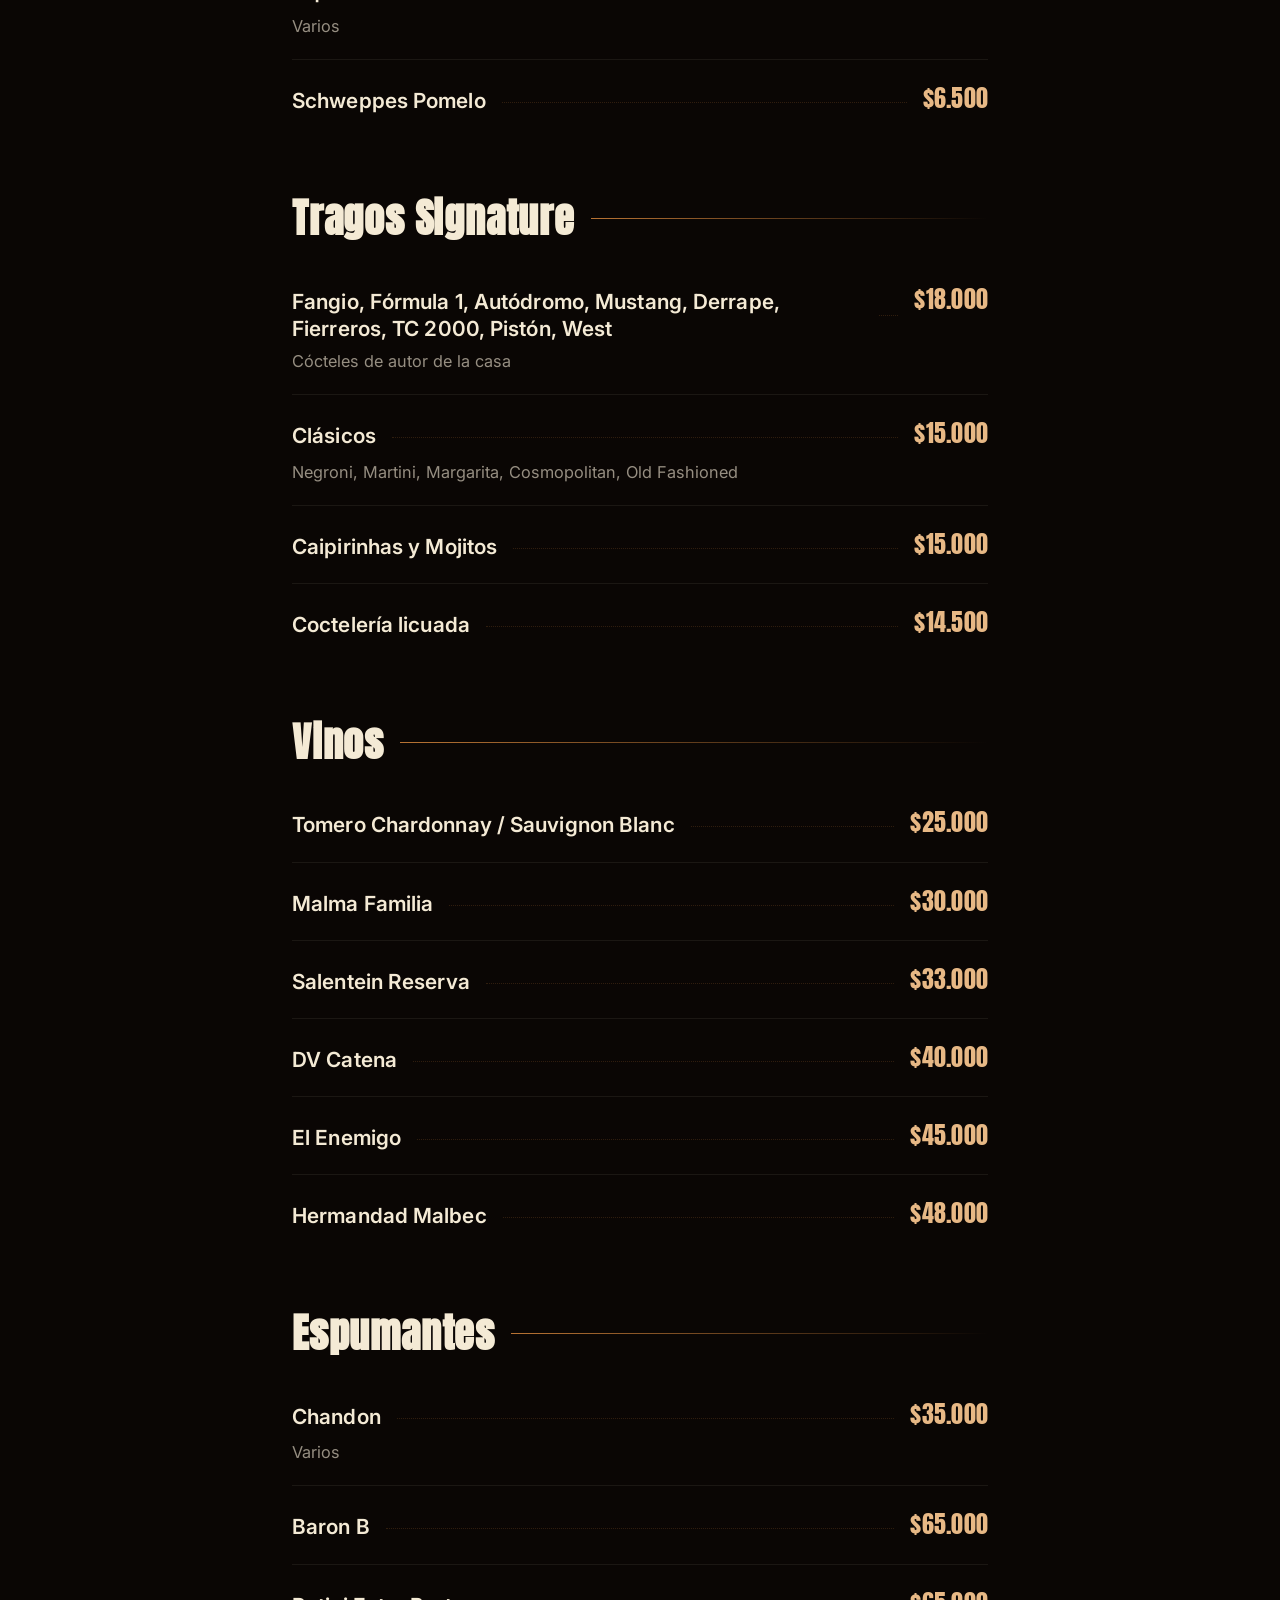
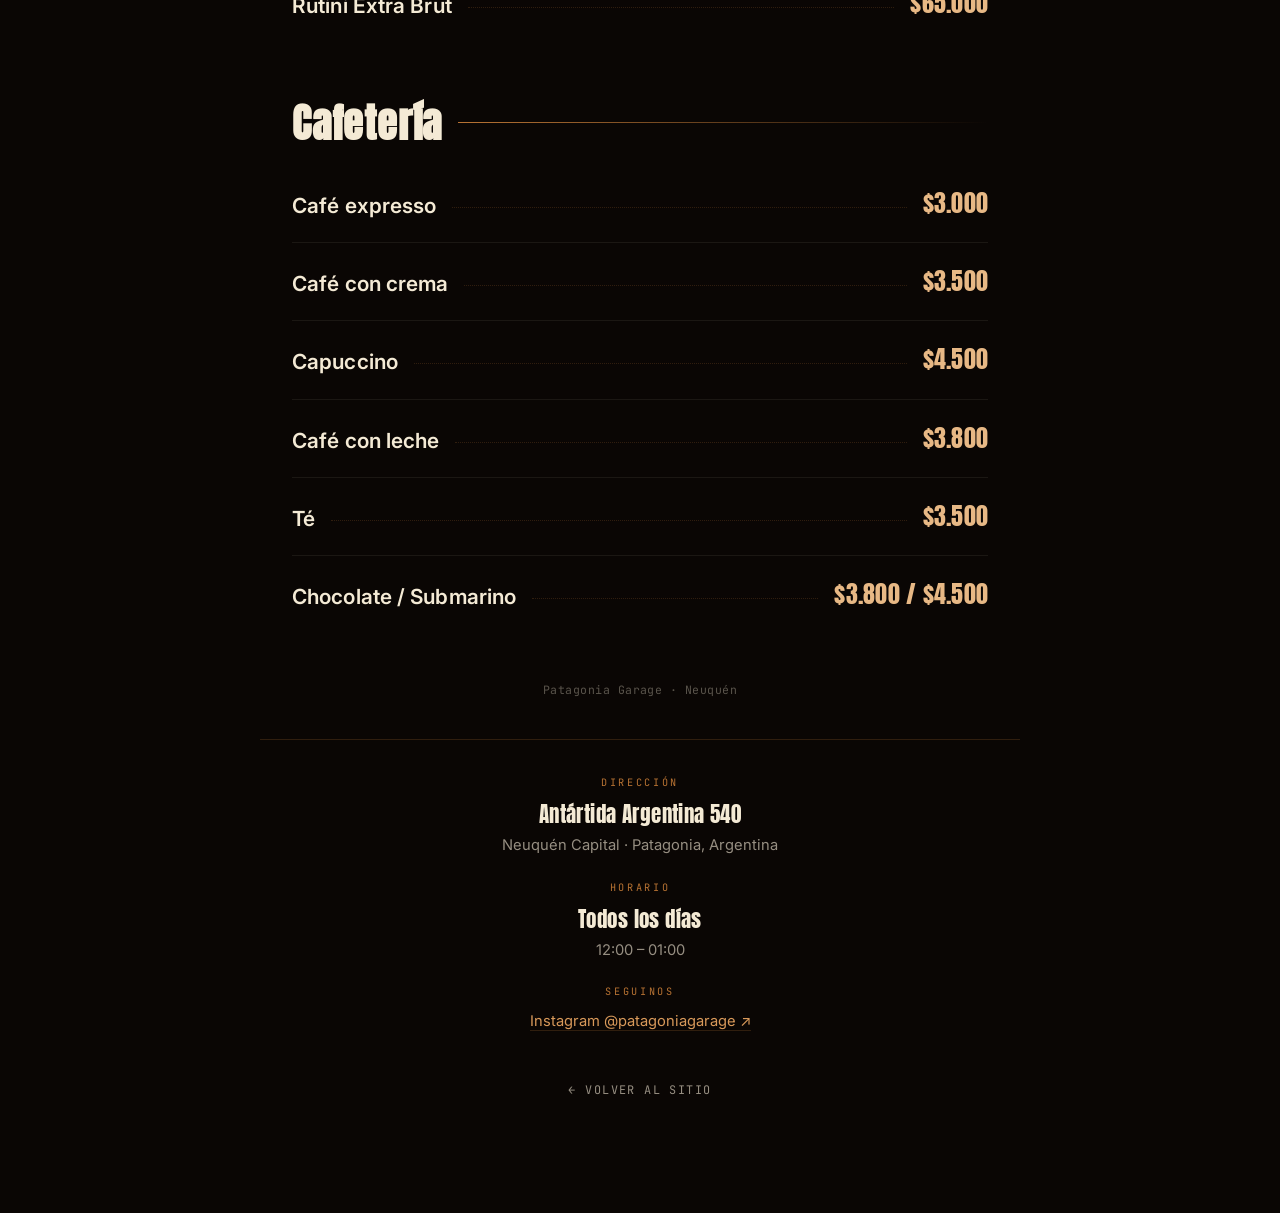
<file: carta/index.html>
<!doctype html>
<html lang="es" data-theme="dark">
<head>
  <meta charset="utf-8" />
  <meta name="viewport" content="width=device-width, initial-scale=1" />

  <!-- Tema + idioma antes de pintar (evita el flash) -->
  <script>
    (function () {
      try {
        var t = localStorage.getItem("pg_theme");
        document.documentElement.dataset.theme = (t === "light" || t === "dark") ? t : "dark";
        var l = localStorage.getItem("pg_lang");
        document.documentElement.lang = (l === "en" || l === "es") ? l : "es";
      } catch (e) {
        document.documentElement.dataset.theme = "dark";
        document.documentElement.lang = "es";
      }
    })();
  </script>

  <title>Carta &amp; Menú — Patagonia Garage · Neuquén</title>
  <meta name="description" content="Mirá la carta completa de Patagonia Garage. Ahumados, parrilla, tragos y más. Antártida Argentina 540, Neuquén." />
  <meta name="theme-color" content="#0a0604" />
  <link rel="canonical" href="https://patagonia-garage.netlify.app/carta" />
  <link rel="icon" href="/assets/favicon.svg" type="image/svg+xml" />

  <!-- Open Graph -->
  <meta property="og:type" content="restaurant.menu" />
  <meta property="og:title" content="Carta & Menú — Patagonia Garage · Neuquén" />
  <meta property="og:description" content="Ahumados de fuego lento, parrilla, tragos con nombre de leyenda y más. La carta completa de Patagonia Garage." />
  <meta property="og:image" content="https://patagonia-garage.netlify.app/assets/img/garage.jpg" />
  <meta property="og:url" content="https://patagonia-garage.netlify.app/carta" />
  <meta name="twitter:card" content="summary_large_image" />

  <link rel="preconnect" href="https://fonts.googleapis.com" />
  <link rel="preconnect" href="https://fonts.gstatic.com" crossorigin />
  <link rel="stylesheet" href="https://fonts.googleapis.com/css2?family=Anton&family=Inter:wght@400;500;600;700&family=JetBrains+Mono:wght@400;500&display=swap" />

  <style>
    :root {
      --bg:       #0a0604;
      --bg-soft:  #140c07;
      --copper:   #b87333;
      --copper-2: #d8995a;
      --copper-3: #e7b885;   /* color de los precios */
      --text:     #f4ead5;
      --muted:    rgba(244, 234, 213, 0.60);
      --dim:      rgba(244, 234, 213, 0.34);
      --line:     rgba(184, 115, 51, 0.22);
      --hair:     rgba(244, 234, 213, 0.07);  /* separador entre ítems */
      --chip:     rgba(255, 255, 255, 0.025);
      --nav-1:    rgba(10, 6, 4, 0.96);
      --nav-2:    rgba(10, 6, 4, 0.82);
      --body-1:   #0c0705;
      --body-2:   #0a0604;
      --glow:     rgba(184, 115, 51, 0.10);
      --shadow:   rgba(0, 0, 0, 0.8);

      --display:  "Anton", "Arial Narrow", sans-serif;
      --sans:     "Inter", system-ui, -apple-system, sans-serif;
      --mono:     "JetBrains Mono", ui-monospace, monospace;
      --wa:       #1fae4d;
      --maxw:     760px;
    }
    /* ---- Tema claro: legible con luz del día en la mesa ---- */
    html[data-theme="light"] {
      --bg:       #faf7f2;
      --bg-soft:  #f1e7d9;
      --copper:   #a25f24;
      --copper-2: #8a4f1d;
      --copper-3: #8a4f1d;
      --text:     #241710;
      --muted:    rgba(36, 23, 16, 0.66);
      --dim:      rgba(36, 23, 16, 0.45);
      --line:     rgba(162, 95, 36, 0.30);
      --hair:     rgba(36, 23, 16, 0.10);
      --chip:     rgba(162, 95, 36, 0.07);
      --nav-1:    rgba(250, 247, 242, 0.94);
      --nav-2:    rgba(250, 247, 242, 0.78);
      --body-1:   #fbf8f3;
      --body-2:   #faf7f2;
      --glow:     rgba(184, 115, 51, 0.14);
      --shadow:   rgba(120, 80, 40, 0.18);
    }

    * , *::before, *::after { box-sizing: border-box; margin: 0; }
    html { scroll-behavior: smooth; -webkit-text-size-adjust: 100%; }
    body {
      font-family: var(--sans); background: var(--bg); color: var(--text);
      line-height: 1.55; -webkit-font-smoothing: antialiased; text-rendering: optimizeLegibility;
      padding-bottom: 6rem;
      background-image:
        radial-gradient(120% 60% at 50% -10%, var(--glow), transparent 60%),
        linear-gradient(180deg, var(--body-1) 0%, var(--body-2) 40%);
      background-attachment: fixed;
      transition: background-color .35s ease, color .35s ease;
    }
    a { color: inherit; text-decoration: none; }
    ul { list-style: none; padding: 0; }
    ::selection { background: var(--copper); color: #1a0d05; }
    :focus-visible { outline: 2px solid var(--copper-2); outline-offset: 3px; border-radius: 6px; }

    /* ---- Controles (idioma + tema), arriba a la derecha ---- */
    .controls {
      position: absolute; top: .9rem; right: clamp(.8rem, 4vw, 1.4rem); z-index: 30;
      display: flex; align-items: center; gap: .5rem;
    }
    .ctl-theme {
      width: 40px; height: 34px; display: grid; place-items: center;
      border-radius: 999px; border: 1px solid var(--line); background: var(--chip);
      color: var(--text); font-size: 1rem; line-height: 1;
      transition: border-color .25s, background .25s, transform .2s;
    }
    .ctl-theme:hover { border-color: var(--copper); transform: translateY(-1px); }
    .ctl-lang { display: flex; border: 1px solid var(--line); border-radius: 999px; overflow: hidden; background: var(--chip); }
    .ctl-lang button {
      padding: .42rem .7rem; font-family: var(--mono); font-size: .72rem; letter-spacing: .06em;
      color: var(--muted); transition: color .25s, background .25s;
    }
    .ctl-lang button.active {
      color: #1a0d05; font-weight: 700;
      background: linear-gradient(135deg, var(--copper-2), var(--copper));
    }
    button { font: inherit; border: 0; background: none; cursor: pointer; color: inherit; }

    /* ---- Header / logo ---- */
    .top { position: relative; text-align: center; padding: clamp(3rem, 8vw, 3.8rem) 1.2rem 1.4rem; }
    .logo {
      display: inline-grid; place-items: center; width: 64px; height: 64px; border-radius: 14px;
      font-family: var(--display); font-size: 1.9rem; color: #1a0d05; letter-spacing: .02em;
      background: linear-gradient(135deg, var(--copper-3, #e7b885), var(--copper));
      box-shadow: 0 10px 30px -10px rgba(184,115,51,.7), inset 0 1px 0 rgba(255,255,255,.35);
      margin-bottom: 1rem;
    }
    html[data-theme="light"] .logo { color: #fff; }
    .top-name { font-family: var(--display); font-size: clamp(2rem, 8vw, 3.1rem); letter-spacing: .03em; line-height: 1; }
    .top-tag { font-family: var(--mono); font-size: .72rem; letter-spacing: .28em; text-transform: uppercase;
      color: var(--copper-2); margin-top: .8rem; }
    .top-meta { font-size: .9rem; color: var(--muted); margin-top: .9rem; }
    .top-meta a { color: var(--copper-2); border-bottom: 1px solid var(--line); }

    /* ---- Sticky category nav ---- */
    .catnav {
      position: sticky; top: 0; z-index: 20;
      display: flex; gap: .5rem; overflow-x: auto; overflow-y: hidden;
      padding: .8rem clamp(1rem, 5vw, 2rem); scrollbar-width: none;
      background: linear-gradient(180deg, var(--nav-1), var(--nav-2));
      backdrop-filter: blur(12px) saturate(1.15);
      border-bottom: 1px solid var(--line);
      -webkit-mask-image: linear-gradient(90deg, transparent, #000 3%, #000 97%, transparent);
              mask-image: linear-gradient(90deg, transparent, #000 3%, #000 97%, transparent);
    }
    .catnav::-webkit-scrollbar { display: none; }
    .catnav a {
      flex: 0 0 auto; padding: .55rem 1rem; border-radius: 999px;
      font-family: var(--mono); font-size: .74rem; letter-spacing: .07em; text-transform: uppercase;
      color: var(--muted); white-space: nowrap; border: 1px solid var(--line);
      background: var(--chip); transition: color .25s, background .25s, border-color .25s;
    }
    .catnav a:hover { color: var(--text); border-color: var(--copper); }
    .catnav a.active {
      color: #1a0d05; font-weight: 700; border-color: transparent;
      background: linear-gradient(135deg, var(--copper-2), var(--copper));
    }

    /* ---- Menu body ---- */
    main { max-width: var(--maxw); margin: 0 auto; padding: 0 clamp(1.2rem, 5vw, 2rem); }
    .intro { color: var(--muted); font-size: .92rem; text-align: center; margin: 1.8rem 0 .6rem; }

    .cat { padding-top: clamp(2.6rem, 7vw, 3.8rem); scroll-margin-top: 72px; }
    .cat-title {
      font-family: var(--display); font-size: clamp(1.7rem, 6.5vw, 2.5rem); letter-spacing: .02em;
      line-height: 1; color: var(--text);
      display: flex; align-items: center; gap: 1rem;
    }
    .cat-title::after { content: ""; flex: 1; height: 1px;
      background: linear-gradient(90deg, var(--copper), transparent); }
    .cat-note { font-family: var(--mono); font-size: .74rem; letter-spacing: .04em;
      color: var(--copper-2); margin-top: .9rem; }

    .items { margin-top: 1.4rem; }
    .item { padding: 1.25rem 0; border-bottom: 1px solid var(--hair); }
    .item:last-child { border-bottom: 0; }
    .item-head { display: flex; align-items: baseline; gap: 1rem; }
    .item-name { font-size: clamp(1.08rem, 4vw, 1.3rem); font-weight: 600; letter-spacing: .005em; line-height: 1.3; }
    .item-dots { flex: 1; align-self: center; border-bottom: 1px dotted var(--line); min-width: 1.2rem; height: .55em; }
    .item-price {
      flex: 0 0 auto; font-family: var(--display); font-size: clamp(1.2rem, 4.6vw, 1.5rem);
      letter-spacing: .01em; color: var(--copper-3); white-space: nowrap;
    }
    .item-desc { margin-top: .45rem; color: var(--muted); font-size: clamp(.92rem, 3.4vw, 1.02rem); max-width: 52ch; }

    .menu-note { text-align: center; color: var(--dim); font-family: var(--mono); font-size: .72rem;
      letter-spacing: .04em; margin: 3rem 0 1rem; }

    /* ---- Footer ---- */
    footer { max-width: var(--maxw); margin: 2.5rem auto 0; padding: 2.2rem clamp(1.2rem,5vw,2rem) 1rem;
      border-top: 1px solid var(--line); text-align: center; }
    .foot-block { margin-bottom: 1.4rem; }
    .foot-label { font-family: var(--mono); font-size: .64rem; letter-spacing: .26em; text-transform: uppercase;
      color: var(--copper); display: block; margin-bottom: .5rem; }
    .foot-big { font-family: var(--display); font-size: 1.3rem; letter-spacing: .02em; }
    .foot-sub { color: var(--muted); font-size: .92rem; margin-top: .2rem; }
    .foot-link { color: var(--copper-2); font-size: .92rem; border-bottom: 1px solid var(--line); }
    .back { display: inline-block; margin-top: 1.6rem; font-family: var(--mono); font-size: .74rem;
      letter-spacing: .12em; text-transform: uppercase; color: var(--muted); }
    .back:hover { color: var(--copper-2); }

    /* ---- Floating WhatsApp ---- */
    .wa-float {
      position: fixed; right: clamp(1rem, 4vw, 1.6rem); bottom: clamp(1rem, 4vw, 1.6rem); z-index: 50;
      display: inline-flex; align-items: center; gap: .6rem;
      padding: .95rem 1.35rem; border-radius: 999px; font-weight: 700; font-size: .95rem; color: #04210f;
      background: linear-gradient(135deg, #28c95a, var(--wa));
      box-shadow: 0 14px 34px -10px rgba(31,174,77,.7), inset 0 1px 0 rgba(255,255,255,.3);
      transition: transform .3s cubic-bezier(.16,1,.3,1), box-shadow .3s;
    }
    .wa-float:hover { transform: translateY(-3px); box-shadow: 0 22px 48px -12px rgba(31,174,77,.85); }
    .wa-float svg { flex: 0 0 auto; }
    .wa-float .wa-txt-long { display: none; }
    @media (min-width: 480px) { .wa-float .wa-txt-long { display: inline; } .wa-float .wa-txt-short { display: none; } }

    .loading, .error { text-align: center; color: var(--muted); font-family: var(--mono);
      font-size: .9rem; padding: 4rem 1rem; }

    @media (prefers-reduced-motion: reduce) { html { scroll-behavior: auto; } .wa-float, body, .ctl-theme { transition: none; } }
  </style>
</head>
<body>

  <header class="top">
    <div class="controls">
      <button class="ctl-theme" id="themeBtn" type="button" aria-label="Cambiar tema">☀</button>
      <div class="ctl-lang" role="group" id="langGroup" aria-label="Idioma">
        <button type="button" data-lang="es">ES</button>
        <button type="button" data-lang="en">EN</button>
      </div>
    </div>

    <a class="logo" href="/" aria-label="Patagonia Garage — inicio">PG</a>
    <h1 class="top-name">Patagonia Garage</h1>
    <p class="top-tag" id="tag">Parrilla · Ahumados · Resto Bar</p>
    <p class="top-meta">
      <a href="https://www.google.com/maps/search/?api=1&query=Ant%C3%A1rtida%20Argentina%20540%2C%20Neuqu%C3%A9n%2C%20Argentina" target="_blank" rel="noopener">Antártida Argentina 540, Neuquén</a>
      · <span id="schedule">Todos los días 12:00 – 01:00</span>
    </p>
  </header>

  <nav class="catnav" id="catnav" aria-label="Categorías de la carta"></nav>

  <main id="menu">
    <p class="loading" id="loading">Cargando la carta…</p>
  </main>

  <footer>
    <div class="foot-block">
      <span class="foot-label" id="lblAddr">Dirección</span>
      <p class="foot-big">Antártida Argentina 540</p>
      <p class="foot-sub" id="addrSub">Neuquén Capital · Patagonia, Argentina</p>
    </div>
    <div class="foot-block">
      <span class="foot-label" id="lblHours">Horario</span>
      <p class="foot-big" id="hoursBig">Todos los días</p>
      <p class="foot-sub" id="hoursSub">12:00 – 01:00</p>
    </div>
    <div class="foot-block">
      <span class="foot-label" id="lblFollow">Seguinos</span>
      <a class="foot-link" href="https://www.instagram.com/patagoniagarage/" target="_blank" rel="noopener">Instagram @patagoniagarage ↗</a>
    </div>
    <a class="back" id="backLink" href="/">← Volver al sitio</a>
  </footer>

  <a class="wa-float" id="waFloat"
     href="https://wa.me/5492995725204?text=Hola!%20Quiero%20hacer%20una%20reserva%20en%20Patagonia%20Garage"
     target="_blank" rel="noopener" aria-label="Reservar por WhatsApp">
    <svg viewBox="0 0 24 24" width="22" height="22" aria-hidden="true"><path fill="currentColor" d="M12 2a10 10 0 0 0-8.6 15l-1.3 4.8 4.9-1.3A10 10 0 1 0 12 2Zm5.3 14.1c-.2.6-1.3 1.2-1.8 1.2-.5.1-1 .2-3.3-.7-2.8-1.1-4.5-3.9-4.7-4.1-.1-.2-1-1.4-1-2.6s.6-1.8.9-2.1c.2-.2.5-.3.7-.3h.5c.2 0 .4 0 .6.5l.8 1.9c.1.2.1.4 0 .5l-.3.5c-.2.2-.3.4-.1.7.2.3.8 1.3 1.7 2.1 1.2 1 2.1 1.4 2.4 1.5.2.1.4.1.6-.1l.7-.9c.2-.3.4-.2.6-.1l1.8.9c.3.1.5.2.5.3.1.2.1.9-.1 1.5Z"/></svg>
    <span class="wa-txt-long">Reservar por WhatsApp</span>
    <span class="wa-txt-short">Reservar</span>
  </a>

  <script>
  (function () {
    "use strict";

    var LS_THEME = "pg_theme", LS_LANG = "pg_lang";

    /* --- Analytics (sin librerías externas: dataLayer + console) --- */
    window.dataLayer = window.dataLayer || [];
    function track(event, data) {
      var payload = Object.assign({ event: event, ts: Date.now() }, data || {});
      window.dataLayer.push(payload);
      try { console.log("[analytics]", event, payload); } catch (e) {}
    }
    function store(key, val) { try { localStorage.setItem(key, val); } catch (e) {} }

    function esc(s) {
      return String(s == null ? "" : s).replace(/[&<>"']/g, function (c) {
        return ({ "&": "&amp;", "<": "&lt;", ">": "&gt;", '"': "&quot;", "'": "&#39;" })[c];
      });
    }

    /* --- Traducciones de la interfaz (las etiquetas, no los platos) --- */
    var UI = {
      es: {
        tag: "Parrilla · Ahumados · Resto Bar",
        schedule: "Todos los días 12:00 – 01:00",
        lblAddr: "Dirección", addrSub: "Neuquén Capital · Patagonia, Argentina",
        lblHours: "Horario", hoursBig: "Todos los días", hoursSub: "12:00 – 01:00",
        lblFollow: "Seguinos", back: "← Volver al sitio",
        waLong: "Reservar por WhatsApp", waShort: "Reservar",
        loading: "Cargando la carta…", error: "No pudimos cargar la carta. Probá recargar la página.",
        menuNote: "Patagonia Garage · Neuquén",
        rootNote: "Los precios pueden variar. Consultá disponibilidad y opciones del día con tu mozo.",
        theme: "Cambiar tema"
      },
      en: {
        tag: "Grill · Smokehouse · Resto Bar",
        schedule: "Every day 12:00 PM – 01:00 AM",
        lblAddr: "Address", addrSub: "Neuquén City · Patagonia, Argentina",
        lblHours: "Hours", hoursBig: "Every day", hoursSub: "12:00 PM – 01:00 AM",
        lblFollow: "Follow us", back: "← Back to site",
        waLong: "Book on WhatsApp", waShort: "Book",
        loading: "Loading the menu…", error: "We couldn't load the menu. Please reload the page.",
        menuNote: "Patagonia Garage · Neuquén",
        rootNote: "Prices may vary. Ask your server about availability and daily options.",
        theme: "Toggle theme"
      }
    };
    /* Etiquetas de categoría en inglés (por id). El español sale de menu.json. */
    var CAT_EN = {
      entradas: "Starters", ahumador: "From the Smoker", brasas: "From the Grill",
      sandwiches: "Sandwiches", especiales: "Specials", ensaladas: "Salads & Sides",
      pastas: "Pasta & Rice", infantil: "Kids' Menu", postres: "Desserts",
      cervezas: "Beers", aguas: "Water & Soft Drinks", tragos: "Signature Cocktails",
      vinos: "Wines", espumantes: "Sparkling Wines", cafeteria: "Coffee & Tea"
    };
    var NOTE_EN = { sandwiches: "All include french fries." };

    var html = document.documentElement;
    var lang = html.lang === "en" ? "en" : "es";
    var theme = html.dataset.theme === "light" ? "light" : "dark";

    var menuData = null, catById = {};
    var navEl = document.getElementById("catnav");
    var menuEl = document.getElementById("menu");

    function catLabel(cat) { return lang === "en" ? (CAT_EN[cat.id] || cat.name) : cat.name; }
    function catNote(cat) {
      if (!cat.note) return "";
      return lang === "en" ? (NOTE_EN[cat.id] || cat.note) : cat.note;
    }

    /* --- Render del menú (una sola vez; el idioma se repinta aparte) --- */
    fetch("/assets/data/menu.json", { cache: "no-cache" })
      .then(function (r) { if (!r.ok) throw new Error("HTTP " + r.status); return r.json(); })
      .then(render)
      .catch(function (err) {
        console.warn("[carta]", err);
        menuEl.innerHTML = '<p class="error">' + esc(UI[lang].error) + "</p>";
      });

    function render(menu) {
      menuData = menu;
      var cats = (menu && menu.categories) || [];
      if (!cats.length) { menuEl.innerHTML = '<p class="error">' + esc(UI[lang].error) + "</p>"; return; }

      var navHTML = "", bodyHTML = "";
      cats.forEach(function (cat) {
        catById[cat.id] = cat;
        var cid = "cat-" + cat.id;
        navHTML += '<a href="#' + cid + '" data-id="' + esc(cat.id) + '" data-cat="' + cid + '">' + esc(catLabel(cat)) + "</a>";

        var rows = (cat.items || []).map(function (it) {
          var desc = it.desc ? '<p class="item-desc">' + esc(it.desc) + "</p>" : "";
          return (
            '<li class="item">' +
              '<div class="item-head">' +
                '<span class="item-name">' + esc(it.name) + "</span>" +
                '<span class="item-dots" aria-hidden="true"></span>' +
                '<span class="item-price">' + esc(it.price) + "</span>" +
              "</div>" + desc +
            "</li>"
          );
        }).join("");

        var note = cat.note ? '<p class="cat-note" data-id="' + esc(cat.id) + '">' + esc(catNote(cat)) + "</p>" : "";
        bodyHTML +=
          '<section class="cat" id="' + cid + '">' +
            '<h2 class="cat-title" data-id="' + esc(cat.id) + '">' + esc(catLabel(cat)) + "</h2>" + note +
            '<ul class="items">' + rows + "</ul>" +
          "</section>";
      });

      navEl.innerHTML = navHTML;
      menuEl.innerHTML =
        '<p class="intro" id="intro"></p>' + bodyHTML +
        '<p class="menu-note" id="menuFoot"></p>';

      paintLang();
      wireNav();
      track("view_menu", { categories: cats.length, lang: lang });
    }

    /* --- Aplica el idioma a TODA la interfaz (estático + dinámico) --- */
    function paintLang() {
      var t = UI[lang];
      function set(id, val) { var el = document.getElementById(id); if (el) el.textContent = val; }
      set("tag", t.tag); set("schedule", t.schedule);
      set("lblAddr", t.lblAddr); set("addrSub", t.addrSub);
      set("lblHours", t.lblHours); set("hoursBig", t.hoursBig); set("hoursSub", t.hoursSub);
      set("lblFollow", t.lblFollow); set("backLink", t.back);
      set("loading", t.loading); set("intro", t.rootNote); set("menuFoot", t.menuNote);

      var waL = document.querySelector("#waFloat .wa-txt-long");
      var waS = document.querySelector("#waFloat .wa-txt-short");
      if (waL) waL.textContent = t.waLong;
      if (waS) waS.textContent = t.waShort;
      document.getElementById("themeBtn").setAttribute("aria-label", t.theme);

      // Dinámico: nombres de categoría en nav y títulos + notas
      Array.prototype.forEach.call(document.querySelectorAll("[data-id]"), function (el) {
        var cat = catById[el.getAttribute("data-id")];
        if (!cat) return;
        if (el.classList.contains("cat-note")) el.textContent = catNote(cat);
        else el.textContent = catLabel(cat);
      });

      // Estado activo de los botones de idioma
      Array.prototype.forEach.call(document.querySelectorAll("#langGroup button"), function (b) {
        b.classList.toggle("active", b.getAttribute("data-lang") === lang);
        b.setAttribute("aria-pressed", String(b.getAttribute("data-lang") === lang));
      });
    }

    /* --- Tema claro/oscuro --- */
    function paintTheme() {
      html.dataset.theme = theme;
      var btn = document.getElementById("themeBtn");
      btn.textContent = theme === "dark" ? "☀" : "🌙"; // muestra a qué tema cambia
    }
    function setTheme(next) {
      theme = next; paintTheme(); store(LS_THEME, theme); track("toggle_theme", { theme: theme });
    }
    function setLang(next) {
      if (next !== "es" && next !== "en") return;
      lang = next; html.lang = lang; paintLang(); store(LS_LANG, lang); track("toggle_language", { lang: lang });
    }

    /* --- Scrollspy: resalta la categoría visible --- */
    function wireNav() {
      var links = Array.prototype.slice.call(navEl.querySelectorAll("a"));
      var byCat = {};
      links.forEach(function (a) { byCat[a.getAttribute("data-cat")] = a; });
      var sections = Array.prototype.slice.call(document.querySelectorAll(".cat"));
      if ("IntersectionObserver" in window) {
        var io = new IntersectionObserver(function (entries) {
          entries.forEach(function (en) {
            if (!en.isIntersecting) return;
            var a = byCat[en.target.id]; if (!a) return;
            links.forEach(function (l) { l.classList.remove("active"); });
            a.classList.add("active");
            a.scrollIntoView({ block: "nearest", inline: "center", behavior: "smooth" });
          });
        }, { rootMargin: "-20% 0px -72% 0px", threshold: 0 });
        sections.forEach(function (s) { io.observe(s); });
      }
      if (links[0]) links[0].classList.add("active");
    }

    /* --- Wiring de controles + analytics --- */
    paintTheme(); paintLang();
    document.getElementById("themeBtn").addEventListener("click", function () {
      setTheme(theme === "dark" ? "light" : "dark");
    });
    Array.prototype.forEach.call(document.querySelectorAll("#langGroup button"), function (b) {
      b.addEventListener("click", function () { setLang(b.getAttribute("data-lang")); });
    });
    document.addEventListener("click", function (e) {
      var a = e.target.closest && e.target.closest('a[href*="wa.me"]');
      if (a) track("click_whatsapp", { from: a.id || "link", lang: lang });
    });
  })();
  </script>
</body>
</html>
</file>
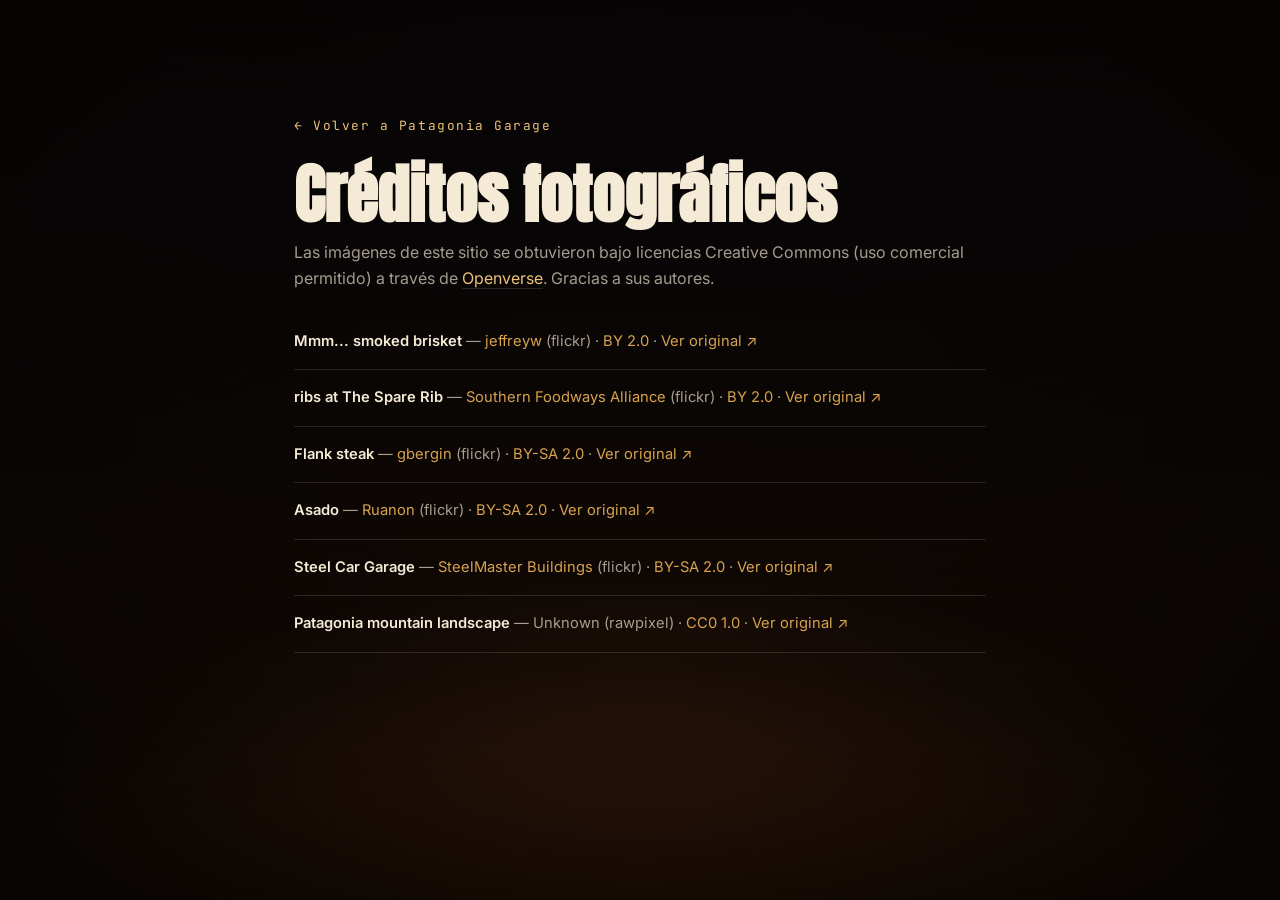
<file: creditos.html>
<!doctype html>
<html lang="es">
<head>
  <meta charset="utf-8" />
  <meta name="viewport" content="width=device-width, initial-scale=1" />
  <title>Créditos fotográficos · Patagonia Garage</title>
  <meta name="robots" content="noindex" />
  <link rel="icon" href="assets/favicon.svg" type="image/svg+xml" />
  <link rel="preconnect" href="https://fonts.googleapis.com" />
  <link rel="preconnect" href="https://fonts.gstatic.com" crossorigin />
  <link rel="stylesheet" href="https://fonts.googleapis.com/css2?family=Anton&family=Inter:wght@400;500;600&family=JetBrains+Mono:wght@400;500&display=swap" />
  <link rel="stylesheet" href="styles.css?v=20260601" />
  <style>
    body.page-credits { background: var(--bg-deep); }
    .credits-wrap { max-width: 820px; margin: 0 auto; padding: 7rem var(--pad) 5rem; position: relative; z-index: 1; }
    .credits-back { font-family: var(--mono); font-size: .8rem; letter-spacing: .12em; color: var(--brass-2); }
    .credits-back:hover { color: var(--ember); }
    .credits-wrap h1 { font-family: var(--display); font-size: clamp(2.4rem,7vw,4rem); margin: 1.6rem 0 .8rem; }
    .credits-intro { color: var(--text-mute); margin-bottom: 2.4rem; }
    .credits-intro a { color: var(--brass-2); border-bottom: 1px solid var(--line); }
    .credits-list { display: grid; gap: 1rem; }
    .credits-list li { padding-bottom: 1rem; border-bottom: 1px solid var(--line); color: var(--text-mute); font-size: .92rem; line-height: 1.6; }
    .credits-list strong { color: var(--text); font-weight: 600; }
    .credits-list a { color: var(--brass); }
    .credits-list a:hover { color: var(--ember); }
  </style>
</head>
<body class="page-credits">
  <div class="stage" aria-hidden="true"><div class="stage-fallback"></div><div class="vignette"></div></div>
  <main class="credits-wrap">
    <a class="credits-back" href="index.html">← Volver a Patagonia Garage</a>
    <h1>Créditos fotográficos</h1>
    <p class="credits-intro">
      Las imágenes de este sitio se obtuvieron bajo licencias Creative Commons (uso comercial permitido)
      a través de <a href="https://openverse.org" target="_blank" rel="noopener">Openverse</a>.
      Gracias a sus autores.
    </p>
    <ul class="credits-list" data-credits>
      <li>Cargando créditos…</li>
    </ul>
  </main>
  <script defer src="lib/credits-render.js?v=20260601"></script>
</body>
</html>
</file>
<file: styles.css>
/* =============================================================
   PATAGONIA GARAGE — styles.css
   Archetype: Cinematic 3D Storytelling (fire / metal / Patagonia)
   ============================================================= */

/* 1. Tokens --------------------------------------------------- */
@property --rpm { syntax: "<length-percentage>"; inherits: false; initial-value: 0%; }

:root {
  --bg-deep:  #0a0604;
  --bg-soft:  #120b06;
  --bg-card:  rgba(24, 15, 9, 0.66);

  --ember:    #ff5a1f;
  --ember-2:  #ff8a3d;
  --ember-deep:#c4360f;
  --brass:    #d8a24e;
  --brass-2:  #ecc279;
  --steel:    #9aa3b0;
  --wa:       #1fae4d;

  --text:     #f4ead5;
  --text-mute:rgba(244, 234, 213, 0.66);
  --text-dim: rgba(244, 234, 213, 0.40);
  --line:     rgba(244, 234, 213, 0.13);

  --display:  "Anton", "Arial Narrow", sans-serif;
  --sans:     "Inter", system-ui, -apple-system, sans-serif;
  --mono:     "JetBrains Mono", ui-monospace, monospace;

  --ease-out:   cubic-bezier(0.16, 1, 0.3, 1);
  --ease-soft:  cubic-bezier(0.25, 0.46, 0.45, 0.94);
  --maxw: 1280px;
  --pad: clamp(1.2rem, 5vw, 5rem);
}

/* 2. Reset & base --------------------------------------------- */
*, *::before, *::after { box-sizing: border-box; margin: 0; }
html {
  -webkit-text-size-adjust: 100%;
  scroll-behavior: smooth;
  overflow-x: clip;
}
body {
  font-family: var(--sans);
  font-size: 16px;
  line-height: 1.6;
  color: var(--text);
  background: var(--bg-deep);
  -webkit-font-smoothing: antialiased;
  text-rendering: optimizeLegibility;
  overflow-x: clip;
  overscroll-behavior-y: none;
}
img, svg, iframe { display: block; max-width: 100%; }
img { height: auto; }
button { font: inherit; color: inherit; cursor: pointer; border: 0; background: none; }
a { color: inherit; text-decoration: none; }
p { text-wrap: pretty; }
h1, h2, h3 { text-wrap: balance; line-height: 1; }
ul { list-style: none; padding: 0; }
::selection { background: var(--ember); color: #1a0d05; }
:focus-visible { outline: 2px solid var(--ember); outline-offset: 3px; border-radius: 4px; }

.skip-link {
  position: fixed; top: -120px; left: 1rem; z-index: 10001;
  padding: .7rem 1.1rem; background: var(--ember); color: #1a0d05;
  font-weight: 700; border-radius: 8px; transition: top .3s var(--ease-out);
}
.skip-link:focus { top: 1rem; }

/* 3. Stage — persistent 3D + contrast layers ------------------ */
.stage { position: fixed; inset: 0; z-index: 0; pointer-events: none; }
.stage-fallback {
  position: absolute; inset: 0;
  background:
    radial-gradient(120% 80% at 50% 118%, rgba(255,90,31,0.42), transparent 55%),
    radial-gradient(90% 60% at 50% 100%, rgba(255,138,61,0.22), transparent 60%),
    linear-gradient(180deg, #06040a 0%, #0a0604 45%, #160a05 100%);
}
.stage-canvas { position: absolute; inset: 0; }
.stage-canvas canvas { display: block; width: 100% !important; height: 100% !important; }
.scrim    { position: absolute; inset: 0; background: rgba(8,5,3,0.30); }
.vignette {
  position: absolute; inset: 0;
  background:
    radial-gradient(ellipse at center, transparent 26%, rgba(6,4,2,0.42) 70%, rgba(6,4,2,0.86) 100%),
    linear-gradient(180deg, rgba(6,4,2,0.62) 0%, transparent 26%, transparent 64%, rgba(6,4,2,0.78) 100%);
}
.grain {
  position: absolute; inset: 0; opacity: 0.05; mix-blend-mode: overlay;
  background-image: url("data:image/svg+xml,%3Csvg xmlns='http://www.w3.org/2000/svg' viewBox='0 0 200 200'%3E%3Cfilter id='n'%3E%3CfeTurbulence type='fractalNoise' baseFrequency='0.9' numOctaves='3' stitchTiles='stitch'/%3E%3CfeColorMatrix values='0 0 0 0 0 0 0 0 0 0 0 0 0 0 0 0 0 0 0.5 0'/%3E%3C/filter%3E%3Crect width='100%25' height='100%25' filter='url(%23n)'/%3E%3C/svg%3E");
  background-size: 220px 220px;
}

/* main floats above the stage */
#main { position: relative; z-index: 1; }

/* 4. Splash --------------------------------------------------- */
.splash {
  position: fixed; inset: 0; z-index: 10000;
  background: var(--bg-deep);
  display: grid; place-items: center;
  transition: opacity .9s var(--ease-out), clip-path 1.1s var(--ease-out);
  animation: splashSafety .01s 4.5s forwards;
}
.splash-inner { display: grid; place-items: center; gap: 1.1rem; text-align: center; }
.splash-mark {
  font-family: var(--display); font-size: clamp(3.5rem, 12vw, 7rem);
  letter-spacing: .04em;
  background: linear-gradient(180deg, var(--brass-2), var(--ember));
  -webkit-background-clip: text; background-clip: text; color: transparent;
  filter: drop-shadow(0 0 26px rgba(255,90,31,.55));
  animation: markPulse 1.6s var(--ease-soft) infinite alternate;
}
.splash-line {
  width: 0; height: 2px; background: linear-gradient(90deg, transparent, var(--ember), transparent);
  animation: lineGrow 1.4s var(--ease-out) forwards;
}
.splash-word {
  font-family: var(--mono); font-size: .7rem; letter-spacing: .42em;
  color: var(--text-dim); text-indent: .42em;
}
.splash.is-out { opacity: 0; pointer-events: none; clip-path: inset(0 0 100% 0); }
@keyframes splashSafety { to { opacity: 0; pointer-events: none; clip-path: inset(0 0 100% 0); } }
@keyframes markPulse { to { filter: drop-shadow(0 0 40px rgba(255,90,31,.9)); } }
@keyframes lineGrow { to { width: min(280px, 60vw); } }

/* 5. Scroll progress ------------------------------------------ */
.scroll-progress { position: fixed; top: 0; left: 0; right: 0; height: 3px; z-index: 200;
  background: rgba(255,255,255,0.05); pointer-events: none; }
.scroll-progress span { display: block; height: 100%; transform-origin: 0 0; transform: scaleX(0);
  background: linear-gradient(90deg, var(--ember-deep), var(--ember), var(--brass-2));
  box-shadow: 0 0 14px rgba(255,90,31,.7); transition: transform .08s linear; }

/* 7. Buttons -------------------------------------------------- */
.btn {
  --gap: .6rem;
  position: relative; display: inline-flex; align-items: center; gap: var(--gap);
  padding: .95rem 1.5rem; border-radius: 999px; font-weight: 700; font-size: .95rem;
  letter-spacing: .01em; line-height: 1;
  transition: transform .4s var(--ease-soft), box-shadow .4s var(--ease-soft), background .3s;
}
.btn svg { transition: transform .4s var(--ease-out); }
.btn-fire { background: linear-gradient(135deg, var(--ember), var(--ember-deep)); color: #18100a;
  box-shadow: 0 10px 30px -8px rgba(255,90,31,.6), inset 0 1px 0 rgba(255,255,255,.25); }
.btn-fire:hover { transform: translateY(-3px); box-shadow: 0 20px 48px -10px rgba(255,90,31,.8), inset 0 1px 0 rgba(255,255,255,.3); }
.btn-fire:hover svg { transform: translateX(4px); }
.btn-ghost { color: var(--text); border: 1px solid var(--line); background: rgba(255,255,255,.03); }
.btn-ghost:hover { transform: translateY(-3px); border-color: var(--brass); color: var(--brass-2); }
.btn-wa { background: linear-gradient(135deg, #28c95a, var(--wa)); color: #04210f;
  box-shadow: 0 12px 34px -8px rgba(31,174,77,.6), inset 0 1px 0 rgba(255,255,255,.3); }
.btn-wa:hover { transform: translateY(-3px); box-shadow: 0 22px 50px -10px rgba(31,174,77,.85); }
.btn-lg { padding: 1.15rem 2rem; font-size: 1.05rem; }
.btn:active { transform: translateY(-1px); transition-duration: .12s; }

/* 8. Nav ------------------------------------------------------ */
.nav {
  position: fixed; top: 0; inset-inline: 0; z-index: 100;
  display: flex; align-items: center; justify-content: space-between; gap: 1rem;
  padding: 1.1rem var(--pad);
  transition: background .4s var(--ease-out), backdrop-filter .4s, padding .4s, box-shadow .4s;
}
.nav.is-scrolled { background: rgba(10,6,4,0.72); backdrop-filter: blur(14px) saturate(1.2);
  padding-block: .7rem; box-shadow: 0 1px 0 var(--line); }
.nav-brand { display: flex; align-items: center; gap: .6rem; }
.nav-brand-mark, .footer-mark, .splash + * { }
.nav-brand-mark {
  display: grid; place-items: center; width: 34px; height: 34px; border-radius: 8px;
  font-family: var(--display); font-size: 1.05rem; color: #18100a;
  background: linear-gradient(135deg, var(--ember-2), var(--ember-deep));
  box-shadow: 0 4px 14px -4px rgba(255,90,31,.7);
}
.nav-brand-text { font-family: var(--display); font-size: 1.15rem; letter-spacing: .04em; }
.nav-links { display: none; gap: 2rem; }
.nav-link { position: relative; font-size: .9rem; font-weight: 500; color: var(--text-mute); padding: .3rem 0;
  transition: color .3s; }
.nav-link::after { content: ""; position: absolute; left: 0; right: 0; bottom: -2px; height: 1px;
  background: var(--ember); transform: scaleX(0); transform-origin: right; transition: transform .45s var(--ease-out); }
.nav-link:hover { color: var(--text); }
.nav-link:hover::after { transform: scaleX(1); transform-origin: left; }
.nav-cta { display: none; }
.nav-burger { display: inline-flex; flex-direction: column; gap: 5px; width: 42px; height: 42px;
  align-items: center; justify-content: center; border: 1px solid var(--line); border-radius: 10px; }
.nav-burger span { width: 18px; height: 2px; background: var(--text); transition: transform .3s, opacity .3s; }
.nav-burger[aria-expanded="true"] span:first-child { transform: translateY(3.5px) rotate(45deg); }
.nav-burger[aria-expanded="true"] span:last-child { transform: translateY(-3.5px) rotate(-45deg); }
@media (min-width: 960px) {
  .nav-links { display: flex; }
  .nav-cta { display: inline-flex; align-items: center; padding: .7rem 1.3rem; border-radius: 999px;
    font-weight: 700; font-size: .85rem; color: #18100a;
    background: linear-gradient(135deg, var(--ember), var(--ember-deep));
    box-shadow: 0 8px 22px -8px rgba(255,90,31,.7); transition: transform .35s var(--ease-soft); }
  .nav-cta:hover { transform: translateY(-2px); }
  .nav-burger { display: none; }
}

.nav-mobile {
  position: fixed; inset: 0; z-index: 95; background: rgba(8,5,3,0.97);
  display: flex; flex-direction: column; align-items: center; justify-content: center; gap: 1.4rem;
  clip-path: inset(0 0 100% 0); transition: clip-path .6s var(--ease-soft);
}
.nav-mobile[aria-hidden="false"] { clip-path: inset(0); }
.nav-mobile-link { font-family: var(--display); font-size: 2.2rem; letter-spacing: .03em; color: var(--text); }
.nav-mobile-link:active { color: var(--ember); }
.nav-mobile-cta { margin-top: 1rem; padding: 1rem 2rem; border-radius: 999px; font-weight: 700; color: #04210f;
  background: linear-gradient(135deg, #28c95a, var(--wa)); }

/* 9. Shared section bits -------------------------------------- */
.section { position: relative; padding: clamp(5rem, 12vw, 9rem) var(--pad);
  max-width: var(--maxw); margin-inline: auto; }
.section-head { max-width: 760px; margin-bottom: clamp(2.5rem, 6vw, 5rem); }
.kicker { font-family: var(--mono); font-size: .72rem; letter-spacing: .34em; text-transform: uppercase;
  color: var(--brass); display: inline-flex; align-items: center; gap: .7rem; margin-bottom: 1.4rem; }
.kicker-no { color: var(--ember); }
.section-title { font-family: var(--display); letter-spacing: .01em;
  font-size: clamp(2.6rem, 8vw, 6rem); line-height: .92; margin-bottom: 1.4rem;
  text-shadow: 0 4px 40px rgba(0,0,0,.7); }
.section-lead { font-size: clamp(1.05rem, 1.6vw, 1.25rem); color: var(--text-mute); max-width: 56ch;
  text-shadow: 0 2px 18px rgba(0,0,0,.7); }

/* defensive: split-text elements must never stay invisible */
[data-split] { opacity: 1; }
.reveal[data-split] { opacity: 1; transform: none; }
.split-char, .split-word { display: inline-block; will-change: transform; }

/* reveal */
[data-reveal] { opacity: 0; transform: translateY(38px);
  transition: opacity .9s var(--ease-soft), transform .9s var(--ease-soft); }
[data-reveal].is-revealed { opacity: 1; transform: none; }

/* 10. HERO ---------------------------------------------------- */
.hero { position: relative; min-height: 100vh; min-height: 100svh;
  display: flex; flex-direction: column; justify-content: center;
  padding: 7rem var(--pad) 5rem; max-width: var(--maxw); margin-inline: auto; }
.hero-kicker { font-family: var(--mono); font-size: clamp(.66rem,1.7vw,.8rem); letter-spacing: .34em;
  text-transform: uppercase; color: var(--brass); margin-bottom: 1.6rem;
  text-shadow: 0 2px 14px rgba(0,0,0,.8); }
.hero-title { font-family: var(--display); letter-spacing: .005em;
  font-size: clamp(3.6rem, 15.5vw, 13rem); line-height: .82; margin-bottom: 1.8rem; }
.hero-title .l1 { display: block; color: var(--text); text-shadow: 0 6px 50px rgba(0,0,0,.8); }
.hero-title .l2 { display: block;
  background: linear-gradient(120deg, var(--brass-2) 0%, var(--ember-2) 45%, var(--ember-deep) 100%);
  -webkit-background-clip: text; background-clip: text; color: transparent;
  filter: drop-shadow(0 6px 34px rgba(255,90,31,.45)); }
.hero-kicker, .hero-title .l1, .hero-title .l2 {
  opacity: 0; transform: translateY(44px); animation: heroRise 1.1s var(--ease-out) forwards; }
.hero-kicker { animation-delay: .7s; }
.hero-title .l1 { animation-delay: .85s; }
.hero-title .l2 { animation-delay: 1s; }
@keyframes heroRise { to { opacity: 1; transform: none; } }
.hero-sub { font-size: clamp(1.05rem, 1.8vw, 1.4rem); color: var(--text-mute); max-width: 46ch;
  margin-bottom: 2.4rem; text-shadow: 0 2px 18px rgba(0,0,0,.85); }
.hero-actions { display: flex; flex-wrap: wrap; gap: 1rem; margin-bottom: 2.6rem; }
.hero-meta { display: inline-flex; align-items: center; gap: .7rem; font-family: var(--mono);
  font-size: .8rem; letter-spacing: .14em; color: var(--text-mute); text-transform: uppercase; }
.hero-meta .dot { width: 9px; height: 9px; border-radius: 50%; background: var(--ember);
  box-shadow: 0 0 0 0 rgba(255,90,31,.7); animation: pulse 2.4s infinite; }
@keyframes pulse { 0%{box-shadow:0 0 0 0 rgba(255,90,31,.6);} 70%{box-shadow:0 0 0 12px rgba(255,90,31,0);} 100%{box-shadow:0 0 0 0 rgba(255,90,31,0);} }
.hero-scroll { position: absolute; left: var(--pad); bottom: 1.8rem; display: inline-flex; align-items: center; gap: .8rem;
  font-family: var(--mono); font-size: .66rem; letter-spacing: .3em; text-transform: uppercase; color: var(--text-dim); }
.hero-scroll-bar { width: 1px; height: 40px; background: var(--line); position: relative; overflow: hidden; }
.hero-scroll-bar i { position: absolute; inset: 0; background: var(--ember); transform: translateY(-100%);
  animation: scrollCue 2.2s var(--ease-soft) infinite; }
@keyframes scrollCue { 0%{transform:translateY(-100%);} 60%,100%{transform:translateY(100%);} }

/* 11. EL AHUMADOR --------------------------------------------- */
.smoker { background: linear-gradient(180deg, transparent, rgba(10,6,4,.5) 16%, rgba(10,6,4,.62) 84%, transparent); }
.dishes { display: flex; flex-direction: column; gap: clamp(3.5rem, 8vw, 7rem); }
.dish { display: grid; gap: 1.8rem; align-items: center; }
.dish-media { position: relative; }
.dish-frame { position: relative; overflow: hidden; border-radius: 14px; border: 1px solid var(--line);
  box-shadow: 0 40px 80px -30px rgba(0,0,0,.9); aspect-ratio: 16 / 11; }
.dish-frame img { width: 100%; height: 118%; object-fit: cover; will-change: transform;
  filter: saturate(1.06) contrast(1.04); }
.dish-gauge { position: absolute; right: -.4rem; bottom: -1.2rem; z-index: 3;
  display: grid; grid-template-columns: auto auto; align-items: baseline; gap: .15rem .25rem;
  padding: .9rem 1.15rem; border-radius: 12px;
  background: rgba(10,6,4,.93); border: 1px solid rgba(255,138,61,.35);
  box-shadow: 0 20px 40px -16px rgba(255,90,31,.5); }
.g-num { font-family: var(--display); font-size: clamp(2.4rem,7vw,3.4rem); line-height: .8;
  color: var(--ember-2); filter: drop-shadow(0 0 16px rgba(255,90,31,.55)); }
.g-unit { font-family: var(--display); font-size: 1.2rem; color: var(--brass-2); }
.g-label { grid-column: 1 / -1; font-family: var(--mono); font-size: .58rem; letter-spacing: .22em;
  text-transform: uppercase; color: var(--text-mute); }
.dish-index { font-family: var(--mono); font-size: .72rem; letter-spacing: .24em; text-transform: uppercase;
  color: var(--brass); margin-bottom: .8rem; }
.dish-name { font-family: var(--display); font-size: clamp(2.2rem,5.5vw,3.6rem); letter-spacing: .01em;
  margin-bottom: .5rem; }
.dish-cut { font-size: .95rem; color: var(--text-dim); margin-bottom: 1.1rem;
  font-family: var(--mono); letter-spacing: .04em; }
.dish-desc { font-size: 1.05rem; color: var(--text-mute); max-width: 46ch; }

/* 12. TRAGOS -------------------------------------------------- */
.drinks { background: linear-gradient(180deg, transparent, rgba(10,6,4,.5) 14%, rgba(10,6,4,.62) 86%, transparent); }
.specs { display: grid; grid-template-columns: 1fr; gap: 1.1rem; }
.spec { position: relative; padding: 1.6rem 1.5rem 1.5rem; border-radius: 14px;
  background: linear-gradient(180deg, rgba(26,16,10,.92), rgba(14,9,6,.94));
  border: 1px solid var(--line);
  border-top: 2px solid var(--brass);
  transition: transform .5s var(--ease-soft), box-shadow .5s var(--ease-soft), border-color .4s;
  transform-style: preserve-3d; }
.spec::before { content: ""; position: absolute; inset: 0; border-radius: inherit; z-index: -1;
  background: radial-gradient(220px circle at var(--mx,50%) var(--my,0%), rgba(255,90,31,.18), transparent 60%);
  opacity: 0; transition: opacity .4s; }
.spec:hover { box-shadow: 0 40px 70px -28px rgba(0,0,0,.85), 0 0 0 1px rgba(255,138,61,.25);
  border-top-color: var(--ember); }
.spec:hover::before { opacity: 1; }
.spec-top { display: flex; justify-content: space-between; align-items: center;
  font-family: var(--mono); font-size: .62rem; letter-spacing: .26em; text-transform: uppercase;
  color: var(--text-dim); margin-bottom: 1rem; }
.spec-num { color: var(--ember); }
.spec-name { font-family: var(--display); font-size: clamp(1.8rem,4vw,2.4rem); letter-spacing: .01em;
  line-height: .95; }
.spec-model { font-family: var(--mono); font-size: .76rem; letter-spacing: .12em; color: var(--brass);
  margin-bottom: 1.2rem; }
.spec-rows { display: grid; gap: .55rem; margin-bottom: 1.3rem; }
.spec-rows div { display: grid; grid-template-columns: 4.2rem 1fr; gap: .8rem; align-items: baseline;
  padding-bottom: .55rem; border-bottom: 1px dashed var(--line); }
.spec-rows dt { font-family: var(--mono); font-size: .64rem; letter-spacing: .16em; text-transform: uppercase;
  color: var(--text-dim); }
.spec-rows dd { font-size: .92rem; color: var(--text); }
.rpm { display: flex; align-items: center; gap: .8rem; }
.rpm-label { font-family: var(--mono); font-size: .58rem; letter-spacing: .2em; text-transform: uppercase;
  color: var(--text-dim); white-space: nowrap; }
.rpm-bar { position: relative; flex: 1; height: 6px; border-radius: 999px; overflow: hidden;
  background: linear-gradient(90deg, rgba(255,255,255,.06), rgba(255,255,255,.1)); }
.rpm-bar i { position: absolute; top: 0; left: 0; height: 100%; width: var(--rpm,0%);
  background: linear-gradient(90deg, var(--brass-2), var(--ember) 70%, var(--ember-deep));
  box-shadow: 0 0 12px rgba(255,90,31,.6); transition: width 1.3s var(--ease-out); }

/* 13. CARTA (acceso a la carta digital + QR) ------------------ */
.carta { background: linear-gradient(180deg, transparent, rgba(10,6,4,.5) 12%, rgba(10,6,4,.62) 88%, transparent); }
.carta-access {
  display: grid; gap: clamp(2rem, 5vw, 3rem); align-items: center;
  padding: clamp(1.8rem, 4vw, 2.6rem);
  border: 1px solid var(--line); border-radius: 18px;
  background: linear-gradient(180deg, rgba(26,16,10,.78), rgba(14,9,6,.82));
  box-shadow: 0 40px 80px -40px rgba(0,0,0,.9);
}
.carta-access-text .btn { margin-bottom: 1.2rem; }
.carta-access-hint { color: var(--text-mute); font-size: 1.02rem; max-width: 42ch;
  text-shadow: 0 2px 14px rgba(0,0,0,.6); }
.carta-qr {
  display: flex; flex-direction: column; align-items: center; gap: .9rem;
  text-align: center; margin: 0;
}
.carta-qr img {
  width: clamp(140px, 38vw, 180px); height: auto; border-radius: 12px;
  padding: 10px; background: #fff;
  box-shadow: 0 16px 40px -16px rgba(0,0,0,.8), 0 0 0 1px var(--line);
}
.carta-qr figcaption { font-family: var(--mono); font-size: .74rem; letter-spacing: .06em;
  color: var(--brass-2); text-transform: uppercase; }
@media (min-width: 760px) {
  .carta-access { grid-template-columns: 1.3fr auto; }
}

/* 14. RESERVAS ------------------------------------------------ */
.reservas { text-align: center; max-width: none; padding: 0; overflow: hidden; }
.reservas-bg { position: absolute; inset: -14% 0; z-index: 0; background-size: cover; background-position: center 35%;
  filter: brightness(.34) saturate(.85) contrast(1.05); will-change: transform; }
.reservas::after { content: ""; position: absolute; inset: 0; z-index: 1;
  background:
    radial-gradient(60% 55% at 50% 62%, rgba(255,90,31,.20), transparent 68%),
    radial-gradient(120% 100% at 50% 50%, rgba(10,6,4,.45), rgba(8,5,3,.93)); }
.reservas-inner { position: relative; z-index: 2; max-width: var(--maxw); margin-inline: auto;
  padding: clamp(5rem, 12vw, 9rem) var(--pad); }
.reservas .kicker { justify-content: center; }
.reservas-title { font-family: var(--display); font-size: clamp(2.6rem,8.5vw,6.2rem); line-height: .92;
  margin-bottom: 1.4rem; text-shadow: 0 6px 40px rgba(0,0,0,.8); }
.reservas .section-lead { margin-inline: auto; margin-bottom: 2.4rem; }
.reservas-alt { margin-top: 1.6rem; font-size: .95rem; color: var(--text-mute); }
.reservas-alt a { color: var(--brass-2); border-bottom: 1px solid var(--line); }
.reservas-alt a:hover { color: var(--ember); }

/* 15. CÓMO LLEGAR --------------------------------------------- */
.llegar-grid { display: grid; gap: 2rem; }
.llegar-info { display: flex; flex-direction: column; gap: 2rem; }
.info-block { padding-bottom: 1.6rem; border-bottom: 1px solid var(--line); }
.info-label { font-family: var(--mono); font-size: .64rem; letter-spacing: .28em; text-transform: uppercase;
  color: var(--ember); display: block; margin-bottom: .7rem; }
.info-big { font-family: var(--display); font-size: clamp(1.6rem,3.5vw,2.2rem); letter-spacing: .01em; }
.info-sub { color: var(--text-mute); margin-top: .3rem; }
.info-link { display: inline-block; margin-top: .9rem; font-family: var(--mono); font-size: .82rem;
  letter-spacing: .06em; color: var(--brass-2); border-bottom: 1px solid var(--line); padding-bottom: 2px;
  transition: color .3s, border-color .3s; }
.info-link:hover { color: var(--ember); border-color: var(--ember); }
.info-hours li { display: flex; justify-content: space-between; gap: 1rem; padding: .5rem 0;
  border-bottom: 1px dashed var(--line); font-size: .92rem; }
.info-hours li span:first-child { color: var(--text-mute); font-family: var(--mono); font-size: .8rem; letter-spacing: .06em; }
.info-hours li:last-child { border-bottom: 0; }
.llegar-map { border-radius: 14px; overflow: hidden; border: 1px solid var(--line); min-height: 320px;
  box-shadow: 0 40px 80px -30px rgba(0,0,0,.9); }
.llegar-map iframe { width: 100%; height: 100%; min-height: 320px; border: 0; filter: grayscale(.3) invert(.92) hue-rotate(180deg) contrast(.9); }

/* 16. FOOTER -------------------------------------------------- */
.footer { position: relative; z-index: 1; background: #06040a; border-top: 1px solid var(--line);
  padding: clamp(3rem,7vw,5rem) var(--pad) 2rem; }
.footer-top { max-width: var(--maxw); margin-inline: auto; display: grid; gap: 2.4rem; }
.footer-mark { display: inline-grid; place-items: center; width: 40px; height: 40px; border-radius: 9px;
  font-family: var(--display); font-size: 1.2rem; color: #18100a;
  background: linear-gradient(135deg, var(--ember-2), var(--ember-deep)); margin-bottom: .9rem; }
.footer-name { font-family: var(--display); font-size: 1.5rem; letter-spacing: .03em; }
.footer-tag { font-family: var(--mono); font-size: .72rem; letter-spacing: .18em; text-transform: uppercase;
  color: var(--text-dim); margin-top: .3rem; }
.footer-nav { display: flex; flex-wrap: wrap; gap: 1.2rem 1.8rem; }
.footer-nav a { font-size: .9rem; color: var(--text-mute); transition: color .3s; }
.footer-nav a:hover { color: var(--ember); }
.footer-bottom { max-width: var(--maxw); margin: 2.6rem auto 0; padding-top: 1.6rem; border-top: 1px solid var(--line);
  display: flex; flex-wrap: wrap; justify-content: space-between; gap: .6rem;
  font-size: .78rem; color: var(--text-dim); }
.footer-credits a { color: var(--brass); }
.footer-credits a:hover { color: var(--ember); }

/* 17. Responsive ---------------------------------------------- */
@media (min-width: 720px) {
  .specs { grid-template-columns: repeat(2, 1fr); }
}
@media (min-width: 960px) {
  .dish { grid-template-columns: 1.05fr .95fr; gap: clamp(2rem,5vw,4.5rem); }
  .dish-body { padding-right: 1rem; }
  .dish--rev .dish-media { order: 2; }
  .dish--rev .dish-body { order: 1; padding-right: 0; padding-left: 1rem; }
  .specs { grid-template-columns: repeat(3, 1fr); }
  .llegar-grid { grid-template-columns: 1fr 1.15fr; align-items: stretch; }
  .footer-top { grid-template-columns: 1fr auto; align-items: start; }
}

/* 18. Reduced motion — only gate the intrusive ---------------- */
@media (prefers-reduced-motion: reduce) {
  html { scroll-behavior: auto; }
  .hero-meta .dot { animation: none; }
  .hero-scroll-bar i { animation: none; opacity: .4; transform: none; }
  .splash-mark { animation: none; }
  .hero-kicker, .hero-title .l1, .hero-title .l2 { animation: none; opacity: 1; transform: none; }
  /* micro-interactions (hover, reveal, tilt, count-up, rpm) stay ON */
}
</file>
